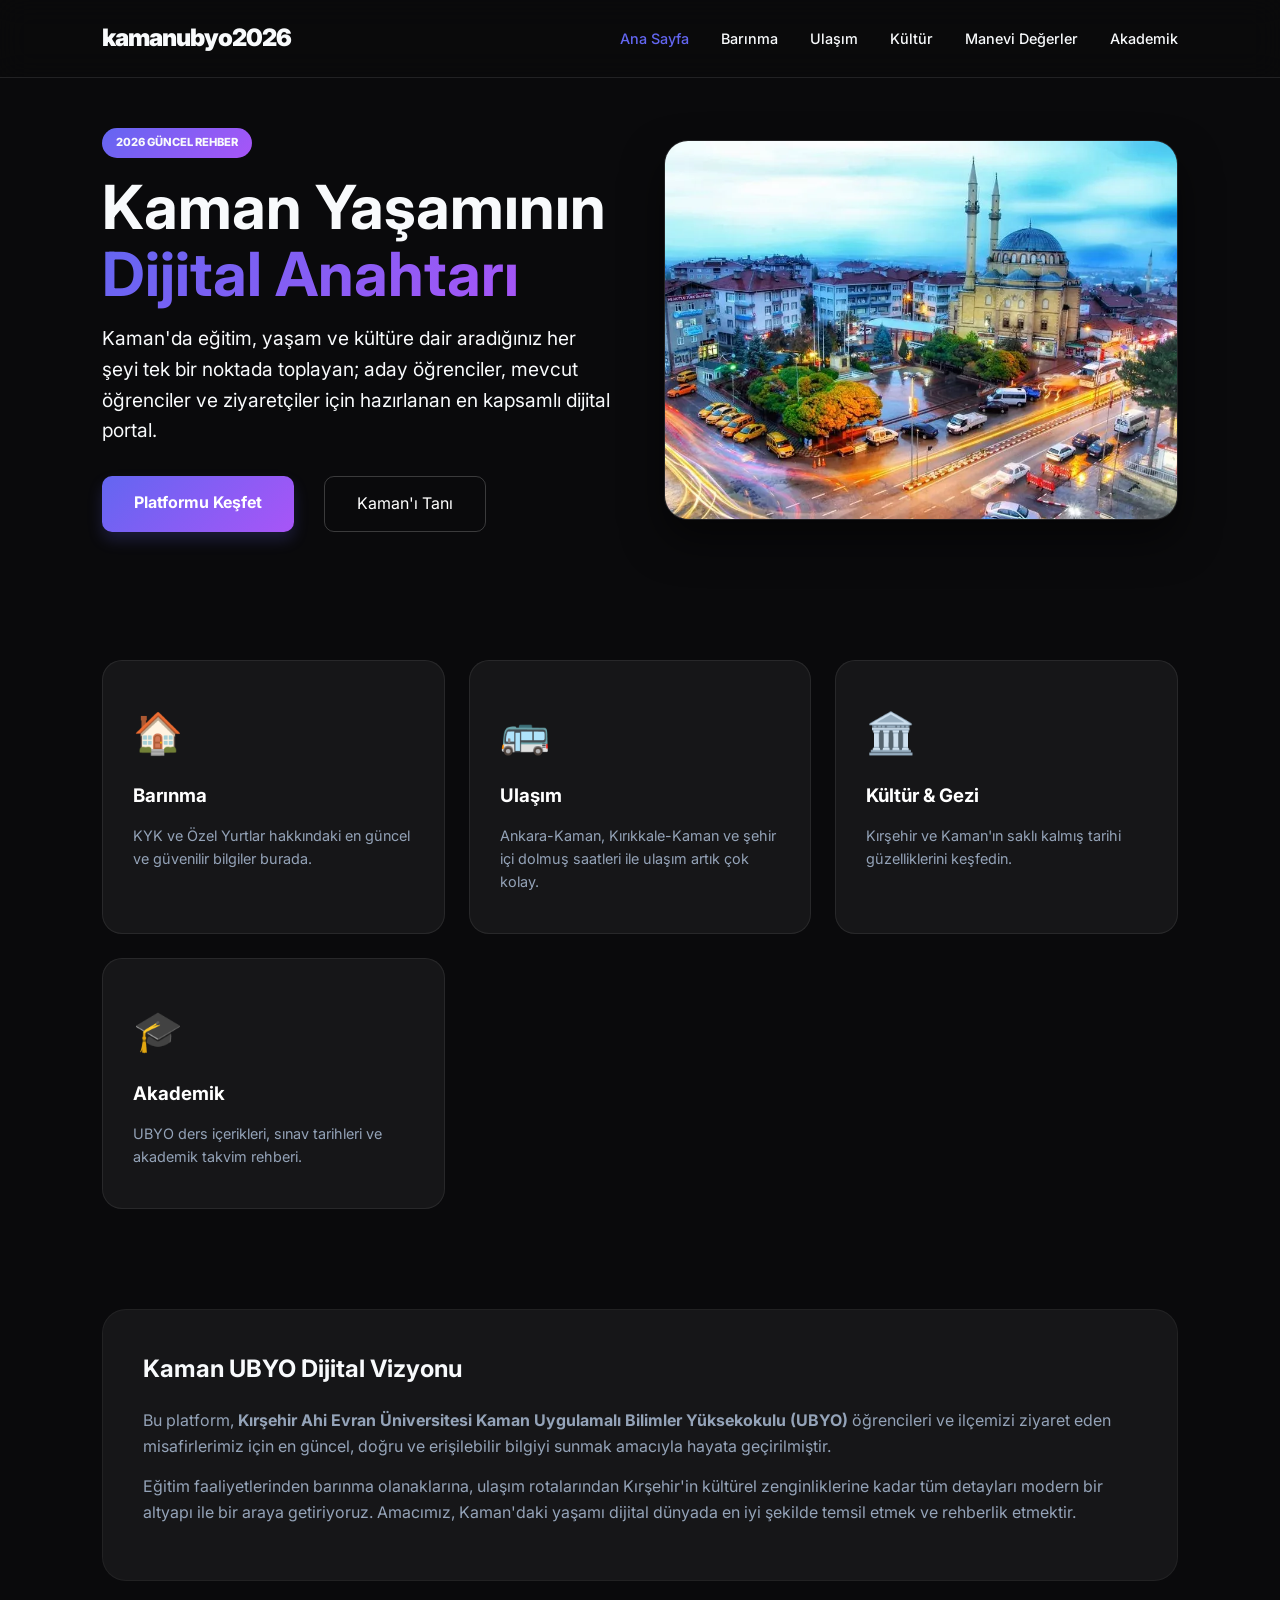
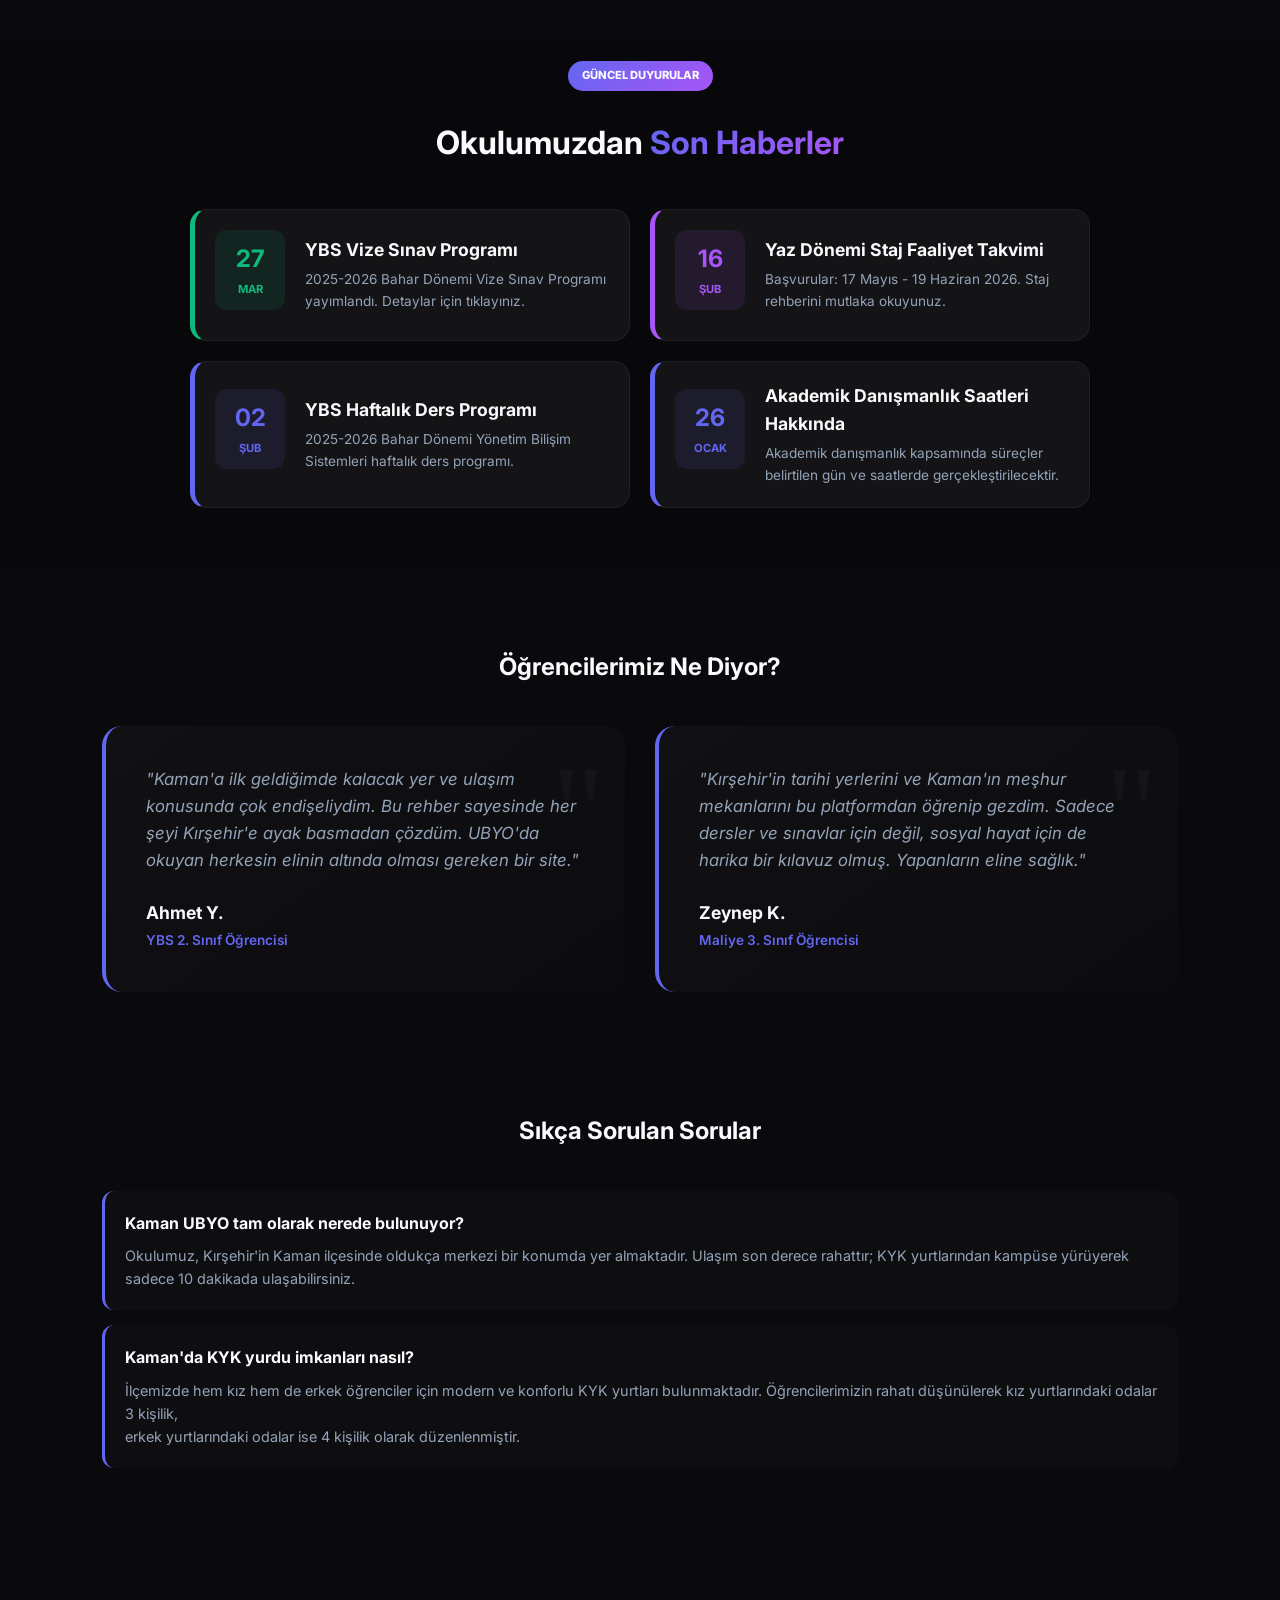
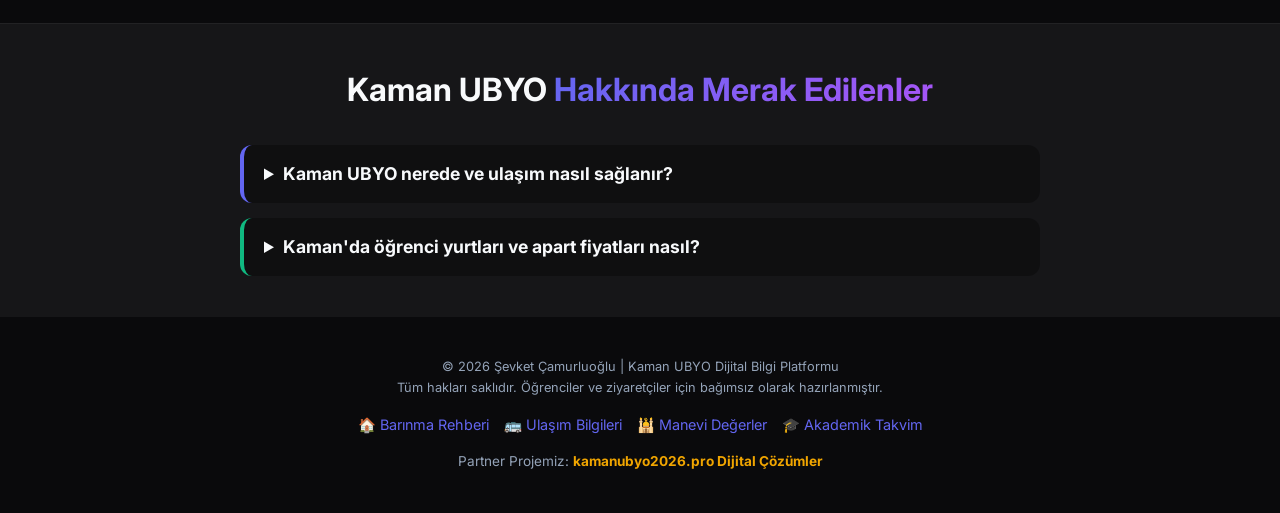
<file: index.html>
<!DOCTYPE html>
<html lang="tr">
<head>
    <meta charset="UTF-8">
    <meta name="viewport" content="width=device-width, initial-scale=1.0">
    
    <title>kamanubyo2026 | Kaman'ın En Güncel ve Kapsamlı Öğrenci Rehberi</title>
    
    <meta name="description" content="Kaman UBYO öğrencileri için barınma, ulaşım, yemek ve Kırşehir'in manevi değerleri hakkında her şey. 2026 güncel Kaman yaşam rehberi.">    
    <meta name="keywords" content="kamanubyo2026, kaman ubyo, yönetim bilişim sistemleri, kırşehir ahi evran üniversitesi, kaman rehberi">
    <meta name="author" content="Şevket Çamurluoğlu">
    
    <meta property="og:title" content="kamanubyo2026 | Kaman'ın Dijital Anahtarı">
    <meta property="og:description" content="Kaman UBYO yaşamına dair her şey burada. Barınma, ulaşım ve manevi değerler rehberi.">
    <meta property="og:image" content="https://kamanubyo2026.info/img/kaman.jpg">
    <meta property="og:url" content="https://kamanubyo2026.info/">
    <meta property="og:type" content="website">

    <link rel="icon" type="image/png" href="img/logo.png"> 
    
    <link rel="stylesheet" href="css/style.css">

    <link href="https://unpkg.com/aos@2.3.1/dist/aos.css" rel="stylesheet">

    <script type="application/ld+json">
    {
      "@context": "https://schema.org",
      "@type": "WebSite",
      "name": "kamanubyo2026",
      "url": "https://kamanubyo2026.info/",
      "description": "Kaman UBYO öğrencileri için kapsamlı yaşam, kültür ve manevi değerler rehberi.",
      "author": {
        "@type": "Person",
        "name": "Şevket Çamurluoğlu"
      }
    }
    </script>
    <script async src="https://www.googletagmanager.com/gtag/js?id=G-K38H8YLSPQ"></script>
    <script>
      window.dataLayer = window.dataLayer || [];
      function gtag(){dataLayer.push(arguments);}
      gtag('js', new Date());

      gtag('config', 'G-K38H8YLSPQ');
    </script>
    <link rel="manifest" href="manifest.json">
    <meta name="theme-color" content="#6366f1">
    <link rel="preload" as="image" href="img/logo.png">
</head>
   
<body>

    <header>
        <nav class="navbar">
            <div class="logo">kamanubyo2026</div>
            <ul class="nav-links">
                <li><a href="index.html" style="color: var(--accent-color);" aria-label="Ana Sayfaya Dön">Ana Sayfa</a></li>
                <li><a href="barinma.html" aria-label="Barınma Bilgileri">Barınma</a></li>
                <li><a href="ulasim.html" aria-label="Ulaşım Seçenekleri">Ulaşım</a></li> 
                <li><a href="kultur.html" aria-label="Kültür ve Turizm">Kültür</a></li>
                <li><a href="degerler.html" aria-label="Manevi Değerler">Manevi Değerler</a></li>
                <li><a href="rehber.html" aria-label="Akademik Rehber">Akademik</a></li>
            </ul>
        </nav>
    </header>
    
    <main style="padding-top: 80px;">

        <section class="hero-split">
            <div class="hero-content" data-aos="fade-right" data-aos-duration="1000">
                <span class="badge">2026 Güncel Rehber</span>
                <h1>Kaman Yaşamının <br><span class="gradient-text">Dijital Anahtarı</span></h1>
                <p>Kaman'da eğitim, yaşam ve kültüre dair aradığınız her şeyi tek bir noktada toplayan; aday öğrenciler, mevcut öğrenciler ve ziyaretçiler için hazırlanan en kapsamlı dijital portal.</p>
                <div style="display: flex; gap: 15px; flex-wrap: wrap;">
                    <a href="#kesfet" class="btn-glow">Platformu Keşfet</a>
                    <a href="kultur.html" class="btn-outline">Kaman'ı Tanı</a>
                </div>
            </div>

            <div class="slider-container" data-aos="fade-left" data-aos-duration="1000" data-aos-delay="200">
                <div class="slider-wrapper">
                    <div class="slide">
                        <img src="img/kaman.webp" alt="Kaman Kırşehir Genel Görünüm" loading="lazy">
                    </div>
                    <div class="slide">
                        <img src="img/kubyo.webp" alt="Kaman UBYO Kampüs Binası" loading="lazy">
                    </div>
                </div>
            </div>
        </section>

        <section id="kesfet" class="grid-container">
            <a href="barinma.html" class="feature-card" data-aos="fade-up" data-aos-delay="100">
                <div class="icon">🏠</div>
                <h3>Barınma</h3>
                <p>KYK ve Özel Yurtlar hakkındaki en güncel ve güvenilir bilgiler burada.</p>
            </a>
            <a href="ulasim.html" class="feature-card" data-aos="fade-up" data-aos-delay="200">
                <div class="icon">🚌</div>
                <h3>Ulaşım</h3>
                <p>Ankara-Kaman, Kırıkkale-Kaman ve şehir içi dolmuş saatleri ile ulaşım artık çok kolay.</p>
            </a>
            <a href="kultur.html" class="feature-card" data-aos="fade-up" data-aos-delay="300">
                <div class="icon">🏛️</div>
                <h3>Kültür & Gezi</h3>
                <p>Kırşehir ve Kaman'ın saklı kalmış tarihi güzelliklerini keşfedin.</p>
            </a>
            <a href="rehber.html" class="feature-card" data-aos="fade-up" data-aos-delay="400">
                <div class="icon">🎓</div>
                <h3>Akademik</h3>
                <p>UBYO ders içerikleri, sınav tarihleri ve akademik takvim rehberi.</p>
            </a>
        </section>
        
        <section class="about-seo" data-aos="zoom-in" data-aos-duration="800">
            <div class="content-box">
                <h2>Kaman UBYO Dijital Vizyonu</h2>
                <p>Bu platform, <strong>Kırşehir Ahi Evran Üniversitesi Kaman Uygulamalı Bilimler Yüksekokulu (UBYO)</strong> öğrencileri ve ilçemizi ziyaret eden misafirlerimiz için en güncel, doğru ve erişilebilir bilgiyi sunmak amacıyla hayata geçirilmiştir.</p>
                <p>Eğitim faaliyetlerinden barınma olanaklarına, ulaşım rotalarından Kırşehir'in kültürel zenginliklerine kadar tüm detayları modern bir altyapı ile bir araya getiriyoruz. Amacımız, Kaman'daki yaşamı dijital dünyada en iyi şekilde temsil etmek ve rehberlik etmektir.</p>
            </div>
        </section>
        
        <section class="news-section" style="padding: 20px 8% 60px;">
            <div style="text-align: center; margin-bottom: 40px;" data-aos="fade-down">
                <span class="badge">Güncel Duyurular</span>
                <h2 style="font-size: 2rem; margin-top: 10px;">Okulumuzdan <span class="gradient-text">Son Haberler</span></h2>
            </div>
        
            <div class="news-grid" style="display: grid; gap: 20px; max-width: 900px; margin: 0 auto;">
                
                <a href="https://kamanubyo.ahievran.edu.tr/uploads/6829/FR-466_2025-2026_BAHAR_Vize_Sinav_Programi_Formu_YBS.pdf" target="_blank" class="news-item" data-aos="fade-up" data-aos-delay="100" style="text-decoration: none; display: flex; align-items: center; background: var(--card-bg); padding: 20px; border-radius: 16px; border: 1px solid rgba(255,255,255,0.05); transition: 0.3s; border-left: 5px solid #10b981;">
                    <div class="news-date" style="background: rgba(16, 185, 129, 0.1); color: #10b981; padding: 10px; border-radius: 12px; text-align: center; min-width: 70px; margin-right: 20px;">
                        <span style="display: block; font-size: 1.5rem; font-weight: bold;">27</span>
                        <small style="text-transform: uppercase; font-size: 0.7rem; font-weight: bold;">Mar</small>
                    </div>
                    <div>
                        <h4 style="color: var(--text-main); margin-bottom: 5px; font-size: 1.1rem;">YBS Vize Sınav Programı</h4>
                        <p style="color: var(--text-muted); font-size: 0.85rem;">2025-2026 Bahar Dönemi Vize Sınav Programı yayımlandı. Detaylar için tıklayınız.</p>
                    </div>
                </a>
        
                <a href="https://kamanubyo.ahievran.edu.tr/" target="_blank" class="news-item" data-aos="fade-up" data-aos-delay="200" style="text-decoration: none; display: flex; align-items: center; background: var(--card-bg); padding: 20px; border-radius: 16px; border: 1px solid rgba(255,255,255,0.05); transition: 0.3s; border-left: 5px solid #a855f7;">
                    <div class="news-date" style="background: rgba(168, 85, 247, 0.1); color: #a855f7; padding: 10px; border-radius: 12px; text-align: center; min-width: 70px; margin-right: 20px;">
                        <span style="display: block; font-size: 1.5rem; font-weight: bold;">16</span>
                        <small style="text-transform: uppercase; font-size: 0.7rem; font-weight: bold;">Şub</small>
                    </div>
                    <div>
                        <h4 style="color: var(--text-main); margin-bottom: 5px; font-size: 1.1rem;">Yaz Dönemi Staj Faaliyet Takvimi</h4>
                        <p style="color: var(--text-muted); font-size: 0.85rem;">Başvurular: 17 Mayıs - 19 Haziran 2026. Staj rehberini mutlaka okuyunuz.</p>
                    </div>
                </a>
        
                <a href="https://kamanubyo.ahievran.edu.tr/uploads/6811/FR-011_Haftalik_Ders_Programi_Formu_2026_BAHAR_2.pdf" target="_blank" class="news-item" data-aos="fade-up" data-aos-delay="300" style="text-decoration: none; display: flex; align-items: center; background: var(--card-bg); padding: 20px; border-radius: 16px; border: 1px solid rgba(255,255,255,0.05); transition: 0.3s; border-left: 5px solid var(--accent-color);">
                    <div class="news-date" style="background: rgba(99, 102, 241, 0.1); color: var(--accent-color); padding: 10px; border-radius: 12px; text-align: center; min-width: 70px; margin-right: 20px;">
                        <span style="display: block; font-size: 1.5rem; font-weight: bold;">02</span>
                        <small style="text-transform: uppercase; font-size: 0.7rem; font-weight: bold;">Şub</small>
                    </div>
                    <div>
                        <h4 style="color: var(--text-main); margin-bottom: 5px; font-size: 1.1rem;">YBS Haftalık Ders Programı</h4>
                        <p style="color: var(--text-muted); font-size: 0.85rem;">2025-2026 Bahar Dönemi Yönetim Bilişim Sistemleri haftalık ders programı.</p>
                    </div>
                </a>

                <a href="https://kamanubyo.ahievran.edu.tr/uploads/6810/AKADEMIK_DANISMANLIK_LISTESI.pdf" target="_blank" class="news-item" data-aos="fade-up" data-aos-delay="400" style="text-decoration: none; display: flex; align-items: center; background: var(--card-bg); padding: 20px; border-radius: 16px; border: 1px solid rgba(255,255,255,0.05); transition: 0.3s; border-left: 5px solid var(--accent-color);">
                    <div class="news-date" style="background: rgba(99, 102, 241, 0.1); color: var(--accent-color); padding: 10px; border-radius: 12px; text-align: center; min-width: 70px; margin-right: 20px;">
                        <span style="display: block; font-size: 1.5rem; font-weight: bold;">26</span>
                        <small style="text-transform: uppercase; font-size: 0.7rem; font-weight: bold;">Ocak</small>
                    </div>
                    <div>
                        <h4 style="color: var(--text-main); margin-bottom: 5px; font-size: 1.1rem;">Akademik Danışmanlık Saatleri Hakkında</h4>
                        <p style="color: var(--text-muted); font-size: 0.85rem;">Akademik danışmanlık kapsamında süreçler belirtilen gün ve saatlerde gerçekleştirilecektir.</p>
                    </div>
                </a>
            </div>
        </section>

        <section class="testimonials-section">
            <h2 class="section-title" data-aos="fade-in">Öğrencilerimiz Ne Diyor?</h2>
            <div class="testimonial-grid">
                <div class="testimonial-card" data-aos="flip-up" data-aos-duration="1000">
                    <p>"Kaman'a ilk geldiğimde kalacak yer ve ulaşım konusunda çok endişeliydim. Bu rehber sayesinde her şeyi Kırşehir'e ayak basmadan çözdüm. UBYO'da okuyan herkesin elinin altında olması gereken bir site."</p>
                    <div class="student-info">
                        <strong>Ahmet Y.</strong>
                        <span>YBS 2. Sınıf Öğrencisi</span>
                    </div>
                </div>
                <div class="testimonial-card" data-aos="flip-up" data-aos-duration="1000" data-aos-delay="200">
                    <p>"Kırşehir'in tarihi yerlerini ve Kaman'ın meşhur mekanlarını bu platformdan öğrenip gezdim. Sadece dersler ve sınavlar için değil, sosyal hayat için de harika bir kılavuz olmuş. Yapanların eline sağlık."</p>
                    <div class="student-info">
                        <strong>Zeynep K.</strong>
                        <span>Maliye 3. Sınıf Öğrencisi</span>
                    </div>
                </div>
            </div>
        </section>

        <section class="faq-section">
            <h2 class="section-title" data-aos="fade-in">Sıkça Sorulan Sorular</h2>
            <div class="faq-item" data-aos="fade-right">
                <h4>Kaman UBYO tam olarak nerede bulunuyor?</h4>
                <p>Okulumuz, Kırşehir'in Kaman ilçesinde oldukça merkezi bir konumda yer almaktadır. Ulaşım son derece rahattır; KYK yurtlarından kampüse yürüyerek sadece 10 dakikada ulaşabilirsiniz.</p>
            </div>
            <div class="faq-item" data-aos="fade-right" data-aos-delay="150">
                <h4>Kaman'da KYK yurdu imkanları nasıl?</h4>
                <p>İlçemizde hem kız hem de erkek öğrenciler için modern ve konforlu KYK yurtları bulunmaktadır. Öğrencilerimizin rahatı düşünülerek kız yurtlarındaki odalar 3 kişilik, <br> erkek yurtlarındaki odalar ise 4 kişilik olarak düzenlenmiştir.</p>
            </div>
        </section>
        <section style="padding: 40px 8%; background: var(--card-bg); margin-top: 40px; border-top: 1px solid rgba(255,255,255,0.05);">
            <div style="text-align: center; margin-bottom: 30px;" data-aos="fade-down">
                <h2 style="font-size: 2rem;">Kaman UBYO <span class="gradient-text">Hakkında Merak Edilenler</span></h2>
            </div>
            <div style="max-width: 800px; margin: 0 auto; display: grid; gap: 15px;">
                <details data-aos="zoom-in-up" style="background: rgba(0,0,0,0.3); padding: 15px 20px; border-radius: 12px; border-left: 4px solid var(--accent-color); cursor: pointer;">
                    <summary style="font-weight: bold; color: var(--text-main); font-size: 1.1rem; outline: none;">Kaman UBYO nerede ve ulaşım nasıl sağlanır?</summary>
                    <p style="color: var(--text-muted); font-size: 0.9rem; margin-top: 10px; line-height: 1.5;">Ahi Evran Üniversitesi Kaman UBYO, Kırşehir'in Kaman ilçesinde yer alır. Kampüse Ankara AŞTİ'den direkt otobüs, Kırşehir merkezden ve Kırıkkale'den ise düzenli ilçe minibüsleri bulunmaktadır.</p>
                </details>
                <details data-aos="zoom-in-up" data-aos-delay="150" style="background: rgba(0,0,0,0.3); padding: 15px 20px; border-radius: 12px; border-left: 4px solid #10b981; cursor: pointer;">
                    <summary style="font-weight: bold; color: var(--text-main); font-size: 1.1rem; outline: none;">Kaman'da öğrenci yurtları ve apart fiyatları nasıl?</summary>
                    <p style="color: var(--text-muted); font-size: 0.9rem; margin-top: 10px; line-height: 1.5;">İlçemizde KYK kız ve erkek öğrenci yurtları mevcuttur. Ayrıca kampüs çevresinde özel apartlar ve kiralık 1+1 daireler büyükşehirlere oranla öğrenci dostu fiyatlarla sunulmaktadır.</p>
                </details>
            </div>
        </section>

        <script type="application/ld+json">
        {
          "@context": "https://schema.org",
          "@type": "FAQPage",
          "mainEntity": [{
            "@type": "Question",
            "name": "Kaman UBYO nerede ve ulaşım nasıl sağlanır?",
            "acceptedAnswer": {
              "@type": "Answer",
              "text": "Ahi Evran Üniversitesi Kaman UBYO, Kırşehir'in Kaman ilçesinde yer alır. Kampüse Ankara AŞTİ'den direkt otobüs, Kırşehir merkezden ve Kırıkkale'den ise düzenli ilçe minibüsleri bulunmaktadır."
            }
          }, {
            "@type": "Question",
            "name": "Kaman'da öğrenci yurtları ve apart fiyatları nasıl?",
            "acceptedAnswer": {
              "@type": "Answer",
              "text": "İlçemizde KYK kız ve erkek öğrenci yurtları mevcuttur. Kampüs çevresinde özel apartlar ve kiralık daireler büyükşehirlere oranla oldukça uygundur."
            }
          }]
        }
        </script>
    </main>

    <footer>
        <div class="footer-content">
            <p>© 2026 Şevket Çamurluoğlu | Kaman UBYO Dijital Bilgi Platformu</p>
            <p>Tüm hakları saklıdır. Öğrenciler ve ziyaretçiler için bağımsız olarak hazırlanmıştır.</p>
            
            <div style="margin-top: 15px; font-size: 0.9rem; display: flex; justify-content: center; flex-wrap: wrap; gap: 15px;">
                <a href="barinma.html" style="color: var(--accent-color); text-decoration: none;">🏠 Barınma Rehberi</a>
                <a href="ulasim.html" style="color: var(--accent-color); text-decoration: none;">🚌 Ulaşım Bilgileri</a>
                <a href="degerler.html" style="color: var(--accent-color); text-decoration: none;">🕌 Manevi Değerler</a>
                <a href="rehber.html" style="color: var(--accent-color); text-decoration: none;">🎓 Akademik Takvim</a>
            </div>
        </div>
        <div style="margin-top: 15px; text-align: center; font-size: 0.85rem;">
          <p>Partner Projemiz: <a href="https://kamanubyo2026.pro" target="_blank" rel="noopener noreferrer" style="color: #f0a500; font-weight: bold; text-decoration: none;">kamanubyo2026.pro Dijital Çözümler</a></p>
        </div>
    </footer>

    <script src="https://unpkg.com/aos@2.3.1/dist/aos.js"></script>
    <script>
      AOS.init({
        once: true, /* Animasyon sadece ilk kaydırmada çalışsın, sürekli tekrar edip göz yormasın */
        offset: 100, /* Eleman ekranda 100px göründükten sonra animasyon başlasın */
        duration: 800 /* Animasyonun yavaşlığı/yumuşaklığı (800 milisaniye) */
      });
    </script>
</body>
</html>
</file>
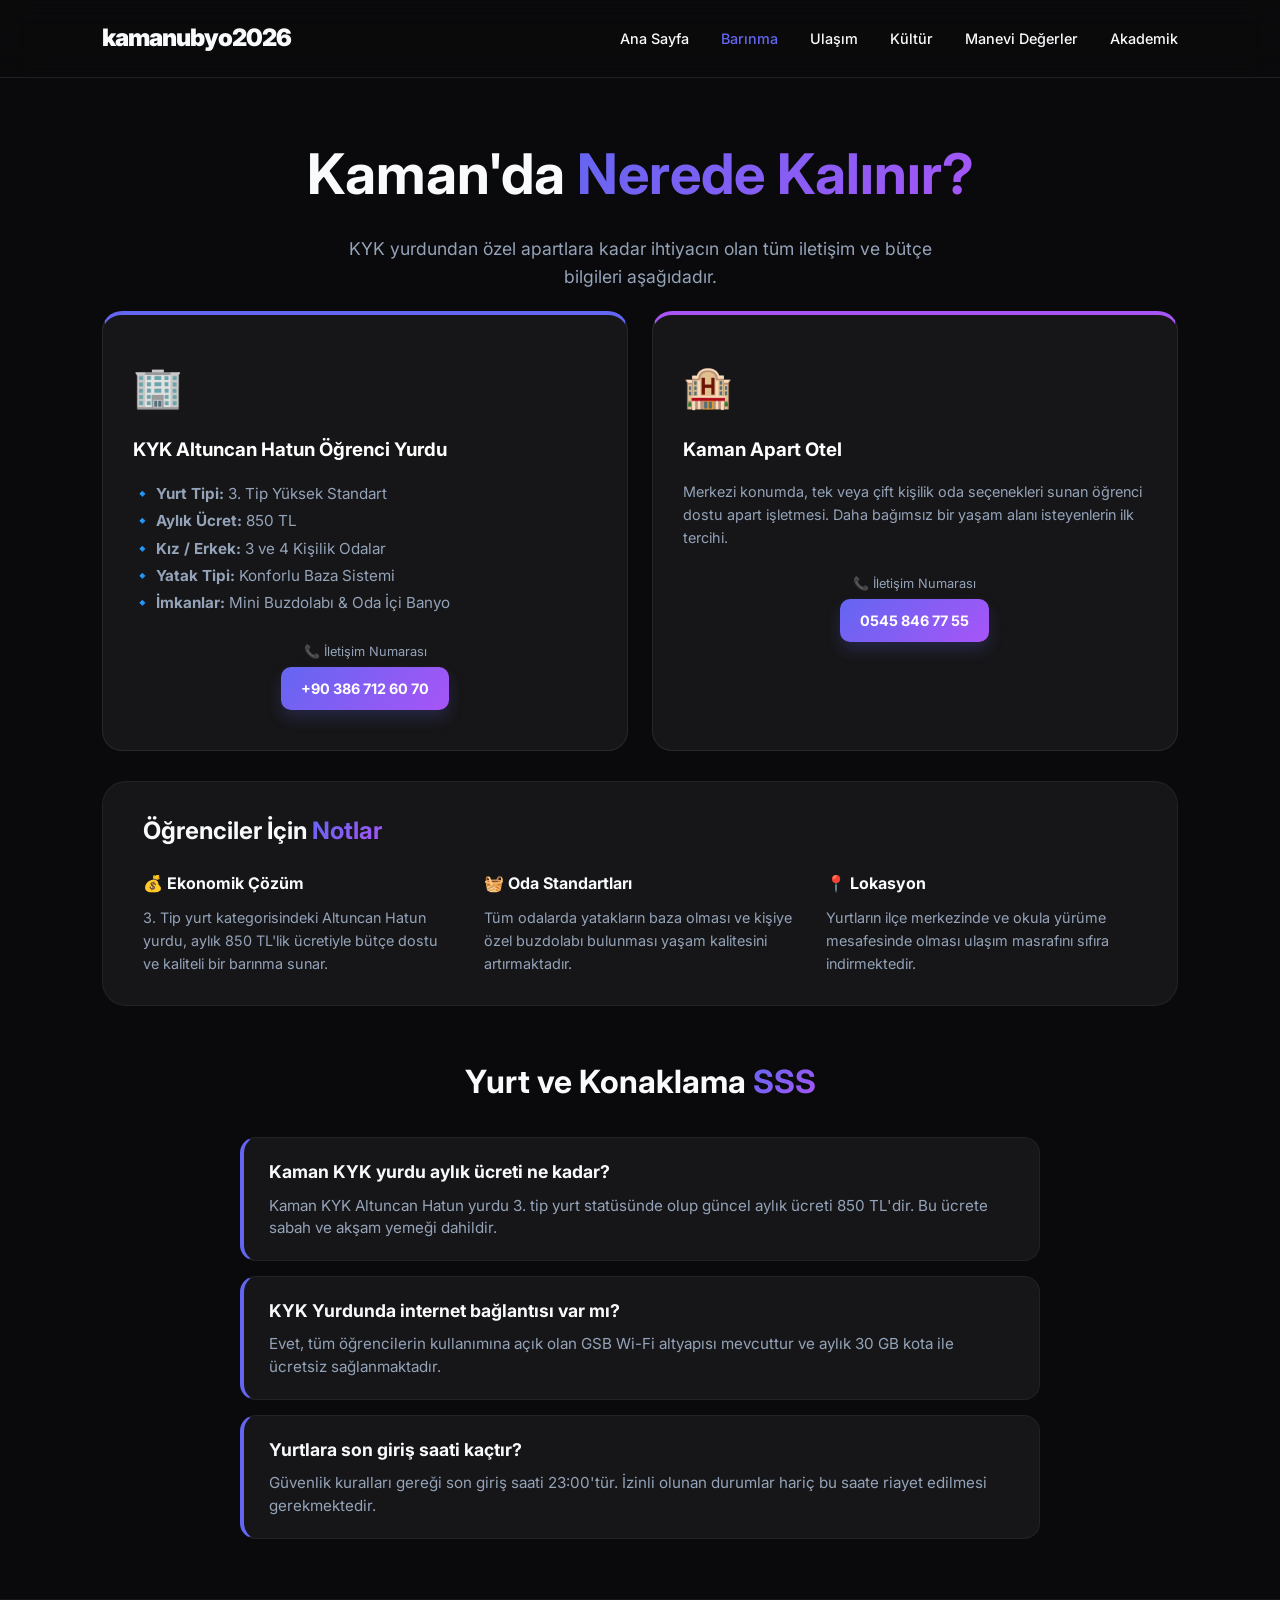
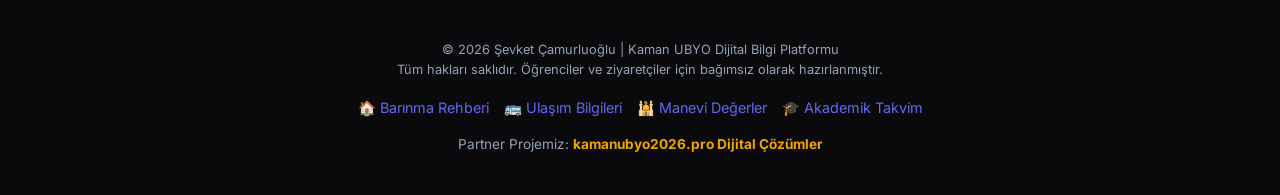
<file: barinma.html>
<!DOCTYPE html>
<html lang="tr">
<head>
    <meta charset="UTF-8">
    <meta name="viewport" content="width=device-width, initial-scale=1.0">
    
    <title>Kaman Yurt Fiyatları ve Barınma Rehberi 2026 | kamanubyo2026</title>
    
    <meta name="description" content="Kaman'da KYK yurtları, Altuncan Hatun Öğrenci Yurdu fiyatları (850 TL), özel apartlar ve konaklama imkanları hakkında güncel 2026 barınma rehberi.">
    <meta name="author" content="Şevket Çamurluoğlu">

    <meta property="og:title" content="Kaman Yurt Fiyatları ve Barınma Rehberi 2026">
    <meta property="og:description" content="Kaman KYK Altuncan Hatun Öğrenci Yurdu imkanları ve Kaman apart otel iletişim bilgileri. Öğrenciler için konaklama rehberi.">
    <meta property="og:image" content="https://kamanubyo2026.info/img/kaman.jpg">
    <meta property="og:url" content="https://kamanubyo2026.info/barinma.html">
    <meta property="og:type" content="website">

    <link rel="stylesheet" href="css/style.css">
    <link rel="icon" type="image/png" href="img/logo.png"> 
    

    <script type="application/ld+json">
    {
      "@context": "https://schema.org",
      "@type": "FAQPage",
      "mainEntity": [{
        "@type": "Question",
        "name": "Kaman KYK yurdu fiyatı ne kadar?",
        "acceptedAnswer": {
          "@type": "Answer",
          "text": "Kaman'daki KYK Altuncan Hatun Öğrenci Yurdu 3. tip bir yurt olup, 2026 yılı aylık ücreti 850 TL'dir."
        }
      }]
    }
    </script>
     <!-- Google tag (gtag.js) -->
    <script async src="https://www.googletagmanager.com/gtag/js?id=G-K38H8YLSPQ"></script>
    <script>
      window.dataLayer = window.dataLayer || [];
      function gtag(){dataLayer.push(arguments);}
      gtag('js', new Date());

      gtag('config', 'G-K38H8YLSPQ');
    </script>
    <link rel="manifest" href="manifest.json">
    <meta name="theme-color" content="#6366f1">
    <link rel="preload" as="image" href="img/logo.png">
</head>
   
<body>

    <header>
        <nav class="navbar">
            <div class="logo">kamanubyo2026</div>
            <ul class="nav-links">
                <li><a href="index.html">Ana Sayfa</a></li>
                <li><a href="barinma.html" style="color: var(--accent-color);">Barınma</a></li>
                <li><a href="ulasim.html">Ulaşım</a></li> 
                <li><a href="kultur.html">Kültür</a></li>
                <li><a href="degerler.html">Manevi Değerler</a></li>
                <li><a href="rehber.html">Akademik</a></li>
            </ul>
        </nav>
    </header>

    <main style="padding-top: 80px;">
        
        <section class="page-header" style="text-align: center; padding: 40px 8% 10px;">
            <h1 style="font-size: 3.5rem; margin-top: 10px;">Kaman'da <span class="gradient-text">Nerede Kalınır?</span></h1>
            <p style="color: var(--text-muted); max-width: 600px; margin: 15px auto 0; font-size: 1.1rem; line-height: 1.6;">KYK yurdundan özel apartlara kadar ihtiyacın olan tüm iletişim ve bütçe bilgileri aşağıdadır.</p>
        </section>

        <section class="grid-container" style="padding: 10px 8% 20px;">
            
            <div class="feature-card" style="border-top: 4px solid var(--accent-color);">
                <div class="icon">🏢</div>
                <h3 style="margin-bottom: 15px;">KYK Altuncan Hatun Öğrenci Yurdu</h3>
                <ul style="color: var(--text-muted); list-style: none; font-size: 0.95rem; margin-bottom: 25px; line-height: 1.8;">
                    <li>🔹 <strong>Yurt Tipi:</strong> 3. Tip Yüksek Standart</li>
                    <li>🔹 <strong>Aylık Ücret:</strong> 850 TL</li>
                    <li>🔹 <strong>Kız / Erkek:</strong> 3 ve 4 Kişilik Odalar</li>
                    <li>🔹 <strong>Yatak Tipi:</strong> Konforlu Baza Sistemi</li>
                    <li>🔹 <strong>İmkanlar:</strong> Mini Buzdolabı & Oda İçi Banyo</li>
                </ul>
                <div style="text-align: center;">
                    <span style="display: block; font-size: 0.8rem; color: var(--text-muted); margin-bottom: 5px;">📞 İletişim Numarası</span>
                    <a href="tel:+903867126070" class="btn-glow" style="padding: 10px 20px; font-size: 0.9rem; display: inline-block;">+90 386 712 60 70</a>
                </div>
            </div>

            <div class="feature-card" style="border-top: 4px solid #a855f7;">
                <div class="icon">🏨</div>
                <h3 style="margin-bottom: 15px;">Kaman Apart Otel</h3>
                <p style="color: var(--text-muted); margin-bottom: 25px;">Merkezi konumda, tek veya çift kişilik oda seçenekleri sunan öğrenci dostu apart işletmesi. Daha bağımsız bir yaşam alanı isteyenlerin ilk tercihi.</p>
                <div style="text-align: center;">
                    <span style="display: block; font-size: 0.8rem; color: var(--text-muted); margin-bottom: 5px;">📞 İletişim Numarası</span>
                    <a href="tel:+905458467755" class="btn-glow" style="padding: 10px 20px; font-size: 0.9rem; display: inline-block;">0545 846 77 55</a>
                </div>
            </div>

        </section>

        <section style="padding: 10px 8% 30px;">
            <div style="background: var(--card-bg); padding: 30px 40px; border-radius: 24px; border: 1px solid rgba(255,255,255,0.05);">
                <h2 style="margin-bottom: 20px;">Öğrenciler İçin <span class="gradient-text">Notlar</span></h2>
                <div style="display: grid; grid-template-columns: repeat(auto-fit, minmax(250px, 1fr)); gap: 30px;">
                    <div>
                        <h4 style="color: var(--text-main); margin-bottom: 10px;">💰 Ekonomik Çözüm</h4>
                        <p style="color: var(--text-muted); font-size: 0.9rem;">3. Tip yurt kategorisindeki Altuncan Hatun yurdu, aylık 850 TL'lik ücretiyle bütçe dostu ve kaliteli bir barınma sunar.</p>
                    </div>
                    <div>
                        <h4 style="color: var(--text-main); margin-bottom: 10px;">🧺 Oda Standartları</h4>
                        <p style="color: var(--text-muted); font-size: 0.9rem;">Tüm odalarda yatakların baza olması ve kişiye özel buzdolabı bulunması yaşam kalitesini artırmaktadır.</p>
                    </div>
                    <div>
                        <h4 style="color: var(--text-main); margin-bottom: 10px;">📍 Lokasyon</h4>
                        <p style="color: var(--text-muted); font-size: 0.9rem;">Yurtların ilçe merkezinde ve okula yürüme mesafesinde olması ulaşım masrafını sıfıra indirmektedir.</p>
                    </div>
                </div>
            </div>
        </section>
        
        <section class="faq-section" style="padding: 10px 8% 60px;">
            <div style="text-align: center; margin-bottom: 30px;">
                <h2 style="font-size: 2rem; margin-top: 10px;">Yurt ve Konaklama <span class="gradient-text">SSS</span></h2>
            </div>

            <div style="max-width: 800px; margin: 0 auto; display: flex; flex-direction: column; gap: 15px;">
                
                <div style="background: var(--card-bg); border: 1px solid rgba(255,255,255,0.05); padding: 20px 25px; border-radius: 16px; border-left: 4px solid var(--accent-color);">
                    <h4 style="color: var(--text-main); margin-bottom: 8px; font-size: 1.1rem;">Kaman KYK yurdu aylık ücreti ne kadar?</h4>
                    <p style="color: var(--text-muted); font-size: 0.95rem; margin: 0; line-height: 1.5;">Kaman KYK Altuncan Hatun yurdu 3. tip yurt statüsünde olup güncel aylık ücreti 850 TL'dir. Bu ücrete sabah ve akşam yemeği dahildir.</p>
                </div>

                <div style="background: var(--card-bg); border: 1px solid rgba(255,255,255,0.05); padding: 20px 25px; border-radius: 16px; border-left: 4px solid var(--accent-color);">
                    <h4 style="color: var(--text-main); margin-bottom: 8px; font-size: 1.1rem;">KYK Yurdunda internet bağlantısı var mı?</h4>
                    <p style="color: var(--text-muted); font-size: 0.95rem; margin: 0; line-height: 1.5;">Evet, tüm öğrencilerin kullanımına açık olan GSB Wi-Fi altyapısı mevcuttur ve aylık 30 GB kota ile ücretsiz sağlanmaktadır.</p>
                </div>

                <div style="background: var(--card-bg); border: 1px solid rgba(255,255,255,0.05); padding: 20px 25px; border-radius: 16px; border-left: 4px solid var(--accent-color);">
                    <h4 style="color: var(--text-main); margin-bottom: 8px; font-size: 1.1rem;">Yurtlara son giriş saati kaçtır?</h4>
                    <p style="color: var(--text-muted); font-size: 0.95rem; margin: 0; line-height: 1.5;">Güvenlik kuralları gereği son giriş saati 23:00'tür. İzinli olunan durumlar hariç bu saate riayet edilmesi gerekmektedir.</p>
                </div>

            </div>
        </section>

    </main>

    <footer>
        <div class="footer-content">
            <p>© 2026 Şevket Çamurluoğlu | Kaman UBYO Dijital Bilgi Platformu</p>
            <p>Tüm hakları saklıdır. Öğrenciler ve ziyaretçiler için bağımsız olarak hazırlanmıştır.</p>
            
            <div style="margin-top: 15px; font-size: 0.9rem; display: flex; justify-content: center; flex-wrap: wrap; gap: 15px;">
                <a href="barinma.html" style="color: var(--accent-color); text-decoration: none;">🏠 Barınma Rehberi</a>
                <a href="ulasim.html" style="color: var(--accent-color); text-decoration: none;">🚌 Ulaşım Bilgileri</a>
                <a href="degerler.html" style="color: var(--accent-color); text-decoration: none;">🕌 Manevi Değerler</a>
                <a href="rehber.html" style="color: var(--accent-color); text-decoration: none;">🎓 Akademik Takvim</a>
            </div>
        </div>
         <div style="margin-top: 15px; text-align: center; font-size: 0.85rem;">
          <p>Partner Projemiz: <a href="https://kamanubyo2026.pro" target="_blank" rel="noopener noreferrer" style="color: #f0a500; font-weight: bold; text-decoration: none;">kamanubyo2026.pro Dijital Çözümler</a></p>
        </div>
    </footer>

</body>
</html>
</file>
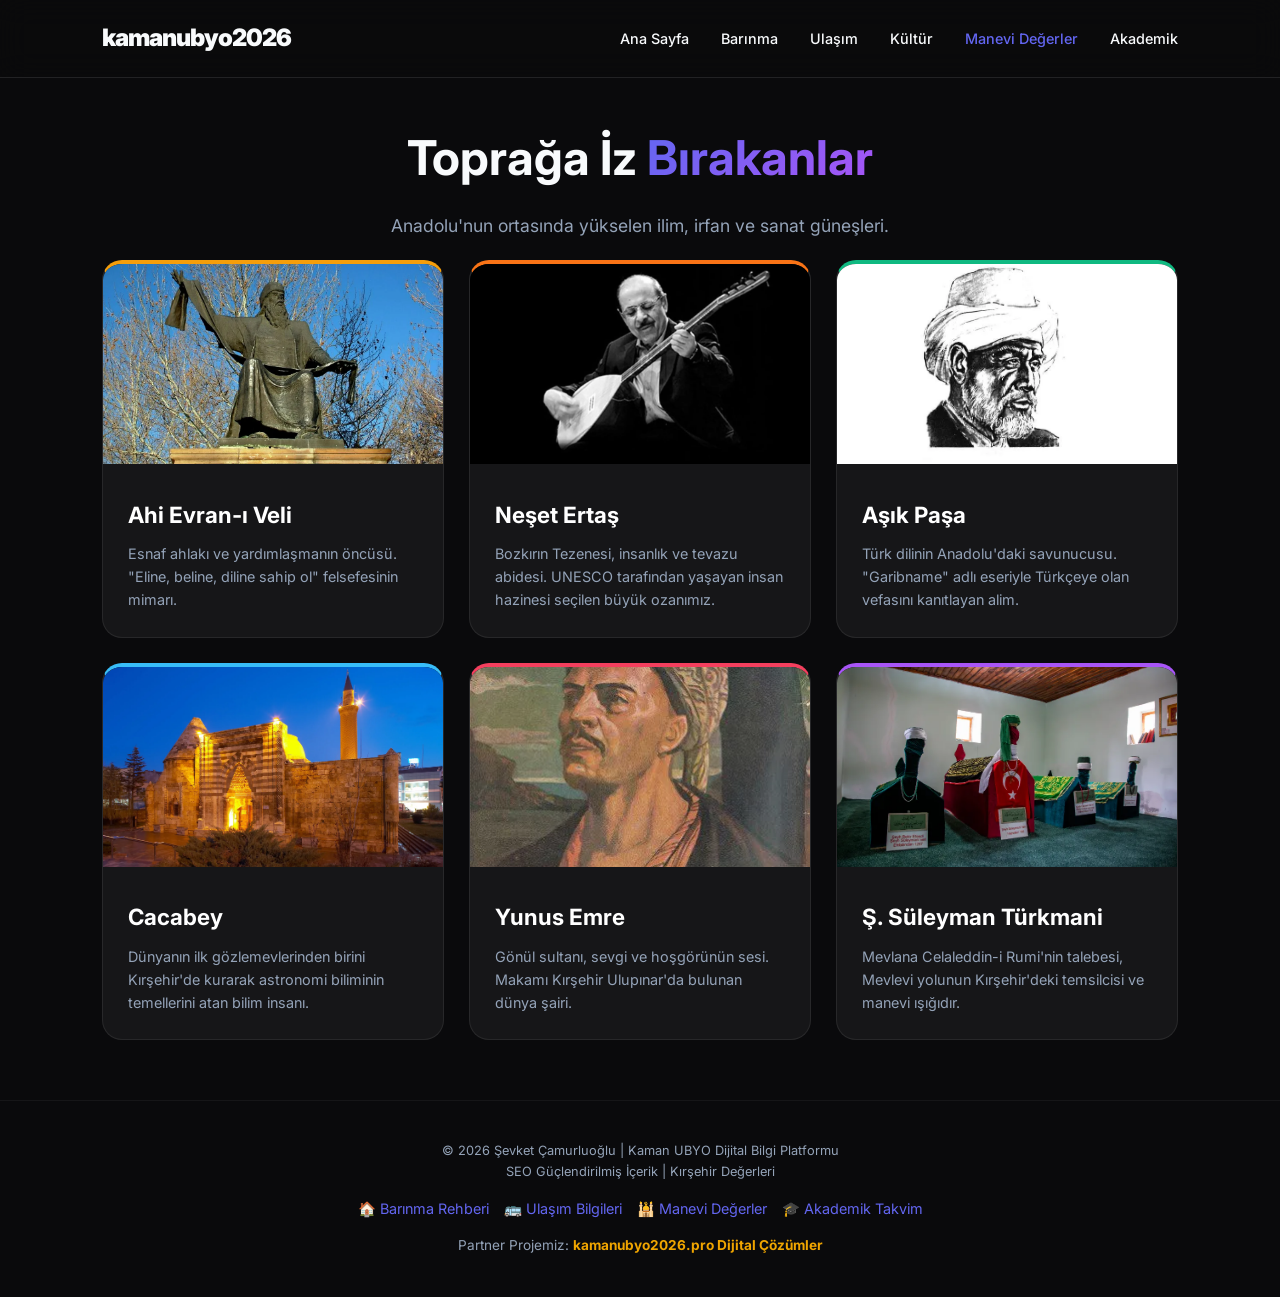
<file: degerler.html>
<!DOCTYPE html>
<html lang="tr">
<head>
    <meta charset="UTF-8">
    <meta name="viewport" content="width=device-width, initial-scale=1.0">
    
    <title>Kırşehir'in Manevi Değerleri, Alimleri ve Ozanları | kamanubyo2026</title>
    
    <meta name="description" content="Ahi Evran, Neşet Ertaş, Aşık Paşa, Cacabey ve daha fazlası... Kırşehir'in manevi ve kültürel mimarları hakkında en kapsamlı, resimli rehber.">
    <meta name="keywords" content="Kırşehir manevi değerler, Neşet Ertaş kimdir, Ahi Evran felsefesi, Cacabey Gökbilim, Kırşehir ozanları, kamanubyo2026">
    <meta name="author" content="Şevket Çamurluoğlu">

    <meta property="og:title" content="Kırşehir'in Manevi Değerleri ve Mimarları | kamanubyo2026">
    <meta property="og:description" content="Ahi Evran'dan Neşet Ertaş'a, Kırşehir tarihine yön veren manevi ve kültürel değerler rehberi.">
    <meta property="og:image" content="https://kamanubyo2026.info/img/ahi-evran.webp">
    <meta property="og:url" content="https://kamanubyo2026.info/degerler.html">
    <meta property="og:type" content="article">

    <link rel="stylesheet" href="css/style.css">
    <link rel="icon" type="image/png" href="img/logo.png"> 

    <script type="application/ld+json">
    {
      "@context": "https://schema.org",
      "@type": "ItemList",
      "name": "Kırşehir'in Manevi ve Kültürel Değerleri",
      "description": "Kırşehir tarihine yön veren 6 büyük isim.",
      "itemListElement": [
        { "@type": "ListItem", "position": 1, "name": "Ahi Evran-ı Veli" },
        { "@type": "ListItem", "position": 2, "name": "Neşet Ertaş" },
        { "@type": "ListItem", "position": 3, "name": "Aşık Paşa" },
        { "@type": "ListItem", "position": 4, "name": "Cacabey" },
        { "@type": "ListItem", "position": 5, "name": "Yunus Emre" },
        { "@type": "ListItem", "position": 6, "name": "Şeyh Süleyman Türkmani" }
      ]
    }
    </script>
     <!-- Google tag (gtag.js) -->
    <script async src="https://www.googletagmanager.com/gtag/js?id=G-K38H8YLSPQ"></script>
    <script>
      window.dataLayer = window.dataLayer || [];
      function gtag(){dataLayer.push(arguments);}
      gtag('js', new Date());

      gtag('config', 'G-K38H8YLSPQ');
    </script>
    <link rel="manifest" href="manifest.json">
    <meta name="theme-color" content="#6366f1">
    <link rel="preload" as="image" href="img/logo.png">
</head>
   
<body>

    <header>
        <nav class="navbar">
            <div class="logo">kamanubyo2026</div>
            <ul class="nav-links">
                <li><a href="index.html">Ana Sayfa</a></li>
                <li><a href="barinma.html">Barınma</a></li>
                <li><a href="ulasim.html">Ulaşım</a></li> 
                <li><a href="kultur.html">Kültür</a></li>
                <li><a href="degerler.html" style="color: var(--accent-color);">Manevi Değerler</a></li>
                <li><a href="rehber.html">Akademik</a></li>
            </ul>
        </nav>
    </header>

    <main style="padding-top: 80px;">
        
        <section class="page-header" style="text-align: center; padding: 30px 8% 10px;">
            <h1 style="font-size: 3rem; margin-top: 10px;">Toprağa İz <span class="gradient-text">Bırakanlar</span></h1>
            <p style="color: var(--text-muted); max-width: 700px; margin: 15px auto 0; font-size: 1.1rem;">Anadolu'nun ortasında yükselen ilim, irfan ve sanat güneşleri.</p>
        </section>

        <section style="padding: 10px 8% 60px;">
            <div style="display: grid; grid-template-columns: repeat(auto-fit, minmax(320px, 1fr)); gap: 25px;">
                
                <article class="feature-card" style="padding: 0; overflow: hidden; border-top: 4px solid #f59e0b;">
                    <img src="img/ahi-evran.webp" alt="Ahi Evran-ı Veli Kırşehir" loading="lazy" style="width: 100%; height: 200px; object-fit: cover;">
                    <div style="padding: 25px;">
                        <h2 style="font-size: 1.4rem; margin-bottom: 10px; color: #fff;">Ahi Evran-ı Veli</h2>
                        <p style="color: var(--text-muted); font-size: 0.9rem;">Esnaf ahlakı ve yardımlaşmanın öncüsü. "Eline, beline, diline sahip ol" felsefesinin mimarı.</p>
                    </div>
                </article>

                <article class="feature-card" style="padding: 0; overflow: hidden; border-top: 4px solid #f97316;">
                    <img src="img/neset-ertas.webp" alt="Bozkırın Tezenesi Neşet Ertaş Kırşehir" loading="lazy" style="width: 100%; height: 200px; object-fit: cover;">
                    <div style="padding: 25px;">
                        <h2 style="font-size: 1.4rem; margin-bottom: 10px; color: #fff;">Neşet Ertaş</h2>
                        <p style="color: var(--text-muted); font-size: 0.9rem;">Bozkırın Tezenesi, insanlık ve tevazu abidesi. UNESCO tarafından yaşayan insan hazinesi seçilen büyük ozanımız.</p>
                    </div>
                </article>

                <article class="feature-card" style="padding: 0; overflow: hidden; border-top: 4px solid #10b981;">
                    <img src="img/asik-pasa.webp" alt="Aşık Paşa Türbesi Kırşehir" loading="lazy" style="width: 100%; height: 200px; object-fit: cover;">
                    <div style="padding: 25px;">
                        <h2 style="font-size: 1.4rem; margin-bottom: 10px; color: #fff;">Aşık Paşa</h2>
                        <p style="color: var(--text-muted); font-size: 0.9rem;">Türk dilinin Anadolu'daki savunucusu. "Garibname" adlı eseriyle Türkçeye olan vefasını kanıtlayan alim.</p>
                    </div>
                </article>

                <article class="feature-card" style="padding: 0; overflow: hidden; border-top: 4px solid #38bdf8;">
                    <img src="img/cacabey.webp" alt="Kırşehir Cacabey Medresesi Gökbilim" loading="lazy" style="width: 100%; height: 200px; object-fit: cover;">
                    <div style="padding: 25px;">
                        <h2 style="font-size: 1.4rem; margin-bottom: 10px; color: #fff;">Cacabey</h2>
                        <p style="color: var(--text-muted); font-size: 0.9rem;">Dünyanın ilk gözlemevlerinden birini Kırşehir'de kurarak astronomi biliminin temellerini atan bilim insanı.</p>
                    </div>
                </article>

                <article class="feature-card" style="padding: 0; overflow: hidden; border-top: 4px solid #f43f5e;">
                    <img src="img/yunus-emre.webp" alt="Yunus Emre Makamı Kırşehir Ulupınar" loading="lazy" style="width: 100%; height: 200px; object-fit: cover;">
                    <div style="padding: 25px;">
                        <h2 style="font-size: 1.4rem; margin-bottom: 10px; color: #fff;">Yunus Emre</h2>
                        <p style="color: var(--text-muted); font-size: 0.9rem;">Gönül sultanı, sevgi ve hoşgörünün sesi. Makamı Kırşehir Ulupınar'da bulunan dünya şairi.</p>
                    </div>
                </article>

                <article class="feature-card" style="padding: 0; overflow: hidden; border-top: 4px solid #a855f7;">
                    <img src="img/suleyman-turkmani.webp" alt="Şeyh Süleyman Türkmani Türbesi Kırşehir" loading="lazy" style="width: 100%; height: 200px; object-fit: cover;">
                    <div style="padding: 25px;">
                        <h2 style="font-size: 1.4rem; margin-bottom: 10px; color: #fff;">Ş. Süleyman Türkmani</h2>
                        <p style="color: var(--text-muted); font-size: 0.9rem;">Mevlana Celaleddin-i Rumi'nin talebesi, Mevlevi yolunun Kırşehir'deki temsilcisi ve manevi ışığıdır.</p>
                    </div>
                </article>

            </div>
        </section>

    </main>

    <footer>
        <div class="footer-content">
            <p>© 2026 Şevket Çamurluoğlu | Kaman UBYO Dijital Bilgi Platformu</p>
            <p>SEO Güçlendirilmiş İçerik | Kırşehir Değerleri</p>
            
            <div style="margin-top: 15px; font-size: 0.9rem; display: flex; justify-content: center; flex-wrap: wrap; gap: 15px;">
                <a href="barinma.html" style="color: var(--accent-color); text-decoration: none;">🏠 Barınma Rehberi</a>
                <a href="ulasim.html" style="color: var(--accent-color); text-decoration: none;">🚌 Ulaşım Bilgileri</a>
                <a href="degerler.html" style="color: var(--accent-color); text-decoration: none;">🕌 Manevi Değerler</a>
                <a href="rehber.html" style="color: var(--accent-color); text-decoration: none;">🎓 Akademik Takvim</a>
            </div>
        </div>
         <div style="margin-top: 15px; text-align: center; font-size: 0.85rem;">
          <p>Partner Projemiz: <a href="https://kamanubyo2026.pro" target="_blank" rel="noopener noreferrer" style="color: #f0a500; font-weight: bold; text-decoration: none;">kamanubyo2026.pro Dijital Çözümler</a></p>
        </div>
    </footer>

</body>
</html>
</file>
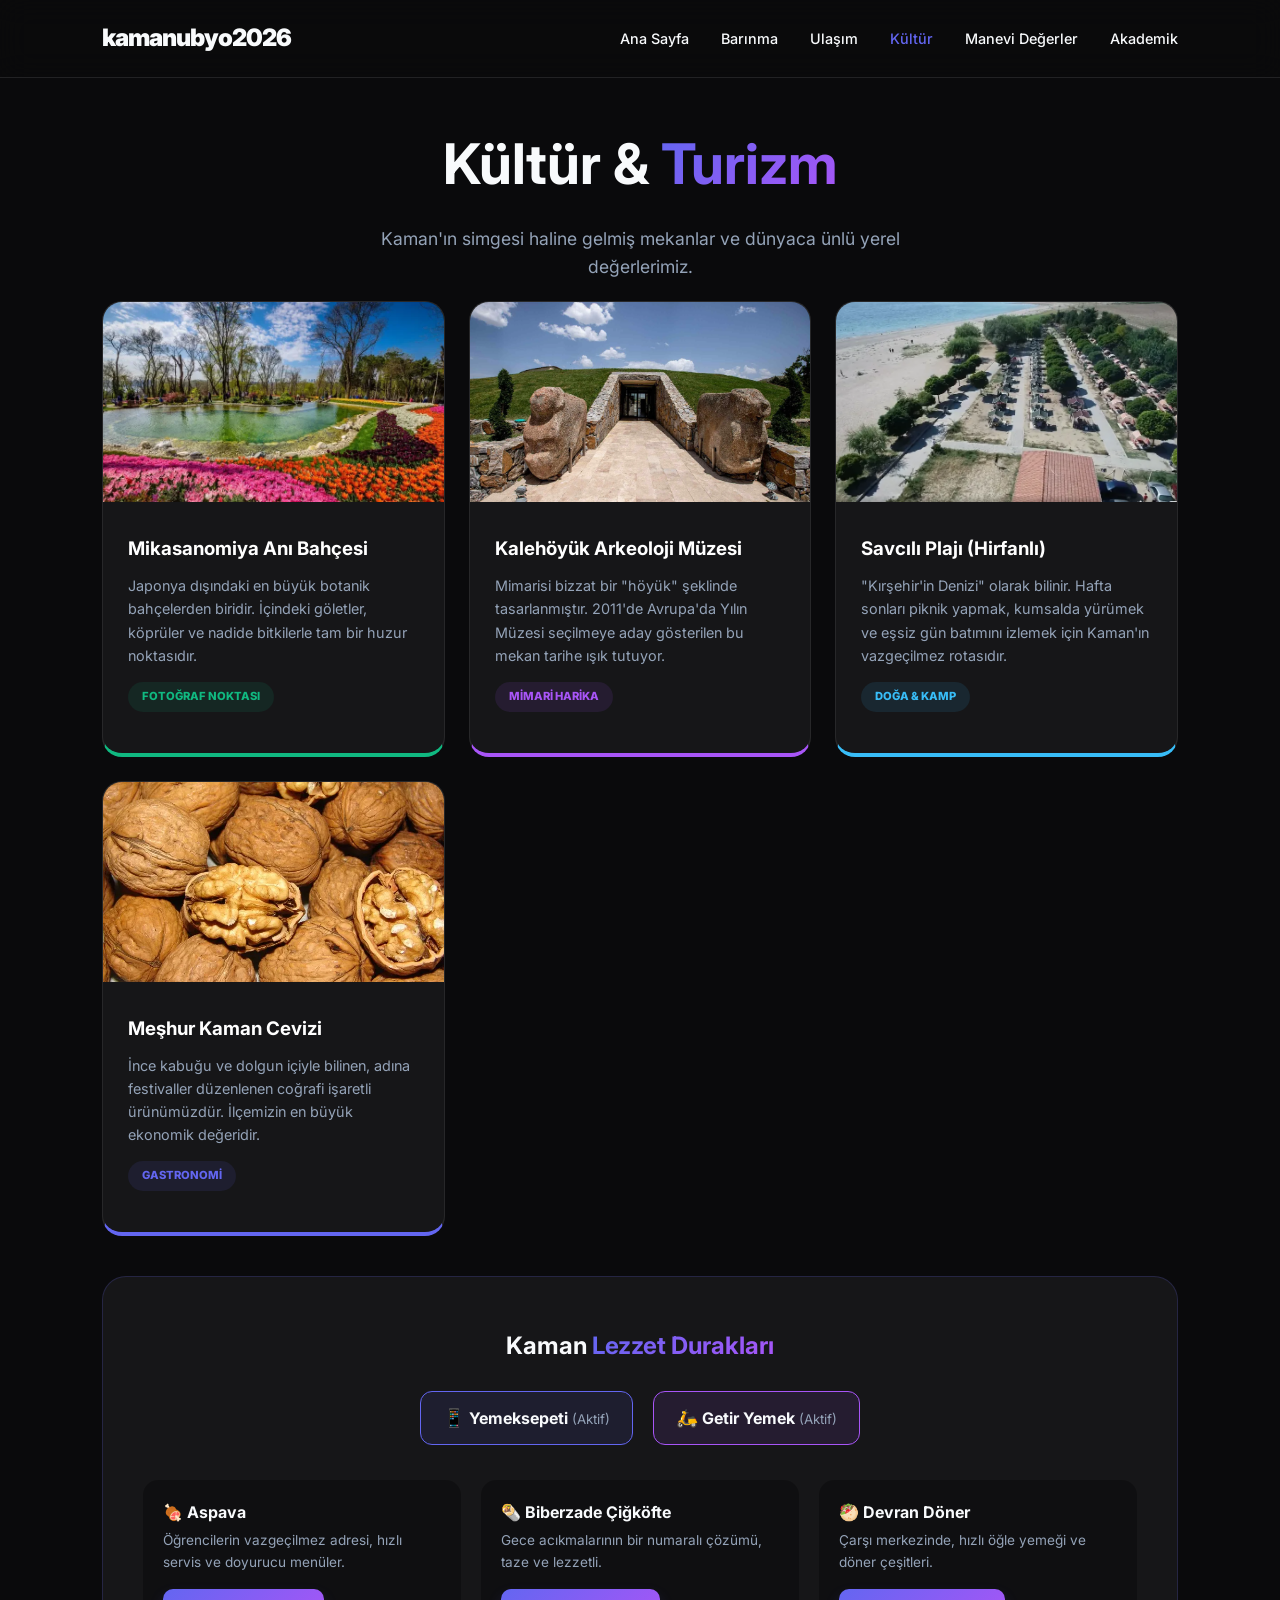
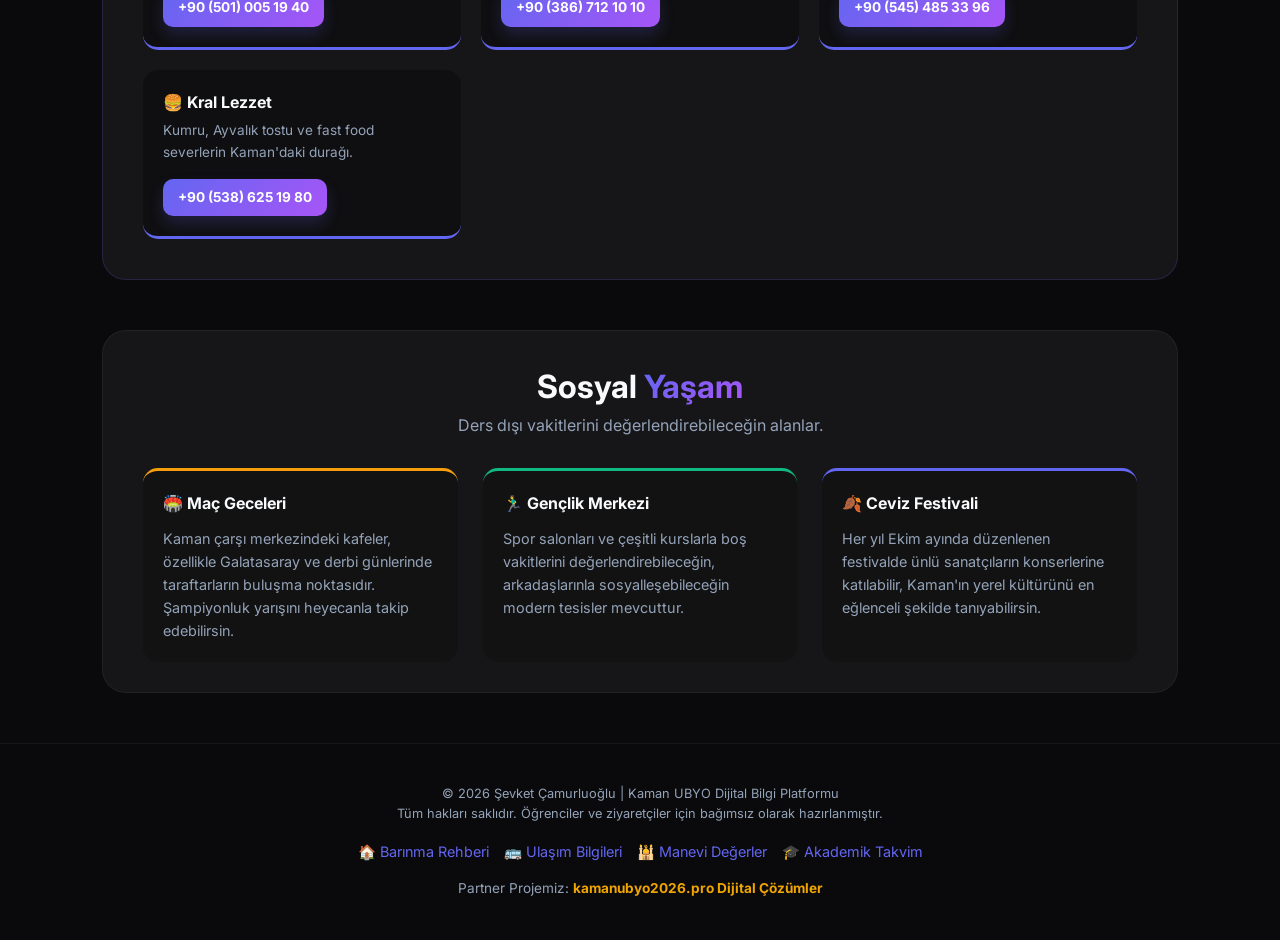
<file: kultur.html>
<!DOCTYPE html>
<html lang="tr">
<head>
    <meta charset="UTF-8">
    <meta name="viewport" content="width=device-width, initial-scale=1.0">
    
    <title>Kaman Kültür, Turizm ve Lezzet Rehberi | kamanubyo2026</title>
    
    <meta name="description" content="Kaman Japon Bahçesi, Kalehöyük Müzesi, Hirfanlı Barajı ve en iyi Kaman restoranları. Öğrenciler için Kaman'ın gezilecek yerleri ve sosyal yaşam rehberi.">
    <meta name="keywords" content="Kaman gezilecek yerler, Kaman Japon Bahçesi, Hirfanlı barajı, Kaman restoranları, Kaman cevizi, kamanubyo2026">
    <meta name="author" content="Şevket Çamurluoğlu">

    <meta property="og:title" content="Kaman Kültür, Turizm ve Yaşam Rehberi">
    <meta property="og:description" content="Kaman'da nereler gezilir, ne yenir? Japon Bahçesi'nden meşhur lezzet duraklarına kadar her şey bu rehberde.">
    <meta property="og:image" content="https://kamanubyo2026.info/img/japon-bahcesi.webp">
    <meta property="og:url" content="https://kamanubyo2026.info/kultur.html">
    <meta property="og:type" content="article">

    <link rel="stylesheet" href="css/style.css">
    <link rel="icon" type="image/png" href="img/logo.png"> 
    
    <script type="application/ld+json">
    {
      "@context": "https://schema.org",
      "@type": "TouristAttraction",
      "name": "Kaman Japon Bahçesi (Mikasanomiya)",
      "description": "Japonya dışındaki en büyük botanik bahçelerden biri.",
      "address": {
        "@type": "PostalAddress",
        "addressLocality": "Kaman",
        "addressRegion": "Kırşehir",
        "addressCountry": "TR"
      }
    }
    </script>
     <!-- Google tag (gtag.js) -->
    <script async src="https://www.googletagmanager.com/gtag/js?id=G-K38H8YLSPQ"></script>
    <script>
      window.dataLayer = window.dataLayer || [];
      function gtag(){dataLayer.push(arguments);}
      gtag('js', new Date());

      gtag('config', 'G-K38H8YLSPQ');
    </script>
    <link rel="manifest" href="manifest.json">
    <meta name="theme-color" content="#6366f1">
    <link rel="preload" as="image" href="img/logo.png">
</head>
 
<body>

    <header>
        <nav class="navbar">
            <div class="logo">kamanubyo2026</div>
            <ul class="nav-links">
                <li><a href="index.html">Ana Sayfa</a></li>
                <li><a href="barinma.html">Barınma</a></li>
                <li><a href="ulasim.html">Ulaşım</a></li> 
                <li><a href="kultur.html" style="color: var(--accent-color);">Kültür</a></li>
                <li><a href="degerler.html">Manevi Değerler</a></li>
                <li><a href="rehber.html">Akademik</a></li>
            </ul>
        </nav>
    </header>

    <main style="padding-top: 80px;">
        
        <section class="page-header" style="text-align: center; padding: 30px 8% 10px;">
            <h1 style="font-size: 3.5rem; margin-top: 10px;">Kültür & <span class="gradient-text">Turizm</span></h1>
            <p style="color: var(--text-muted); max-width: 600px; margin: 15px auto 0; font-size: 1.1rem;">Kaman'ın simgesi haline gelmiş mekanlar ve dünyaca ünlü yerel değerlerimiz.</p>
        </section>

        <section class="grid-container" style="padding: 10px 8% 30px;">
            
            <div class="feature-card" style="padding: 0; overflow: hidden; border-bottom: 4px solid #10b981;">
                <img src="img/japon-bahcesi.webp" alt="Kaman Japon Bahçesi Genel Görünüm" loading="lazy" style="width: 100%; height: 200px; object-fit: cover;">
                <div style="padding: 25px;">
                    <h3 style="margin-bottom: 10px;">Mikasanomiya Anı Bahçesi</h3>
                    <p style="color: var(--text-muted); font-size: 0.9rem; margin-bottom: 15px;">Japonya dışındaki en büyük botanik bahçelerden biridir. İçindeki göletler, köprüler ve nadide bitkilerle tam bir huzur noktasıdır.</p>
                    <span class="badge" style="background: rgba(16, 185, 129, 0.1); color: #10b981;">Fotoğraf Noktası</span>
                </div>
            </div>

            <div class="feature-card" style="padding: 0; overflow: hidden; border-bottom: 4px solid #a855f7;">
                <img src="img/kaman-muze.webp" alt="Kaman Kalehöyük Arkeoloji Müzesi" loading="lazy" style="width: 100%; height: 200px; object-fit: cover;">
                <div style="padding: 25px;">
                    <h3 style="margin-bottom: 10px;">Kalehöyük Arkeoloji Müzesi</h3>
                    <p style="color: var(--text-muted); font-size: 0.9rem; margin-bottom: 15px;">Mimarisi bizzat bir "höyük" şeklinde tasarlanmıştır. 2011'de Avrupa'da Yılın Müzesi seçilmeye aday gösterilen bu mekan tarihe ışık tutuyor.</p>
                    <span class="badge" style="background: rgba(168, 85, 247, 0.1); color: #a855f7;">Mimari Harika</span>
                </div>
            </div>
            
            <div class="feature-card" style="padding: 0; overflow: hidden; border-bottom: 4px solid #38bdf8;">
                <img src="img/hirfanli-baraji.webp" alt="Hirfanlı Barajı Savcılı Plajı" loading="lazy" style="width: 100%; height: 200px; object-fit: cover;">
                <div style="padding: 25px;">
                    <h3 style="margin-bottom: 10px;">Savcılı Plajı (Hirfanlı)</h3>
                    <p style="color: var(--text-muted); font-size: 0.9rem; margin-bottom: 15px;">"Kırşehir'in Denizi" olarak bilinir. Hafta sonları piknik yapmak, kumsalda yürümek ve eşsiz gün batımını izlemek için Kaman'ın vazgeçilmez rotasıdır.</p>
                    <span class="badge" style="background: rgba(56, 189, 248, 0.1); color: #38bdf8;">Doğa & Kamp</span>
                </div>
            </div>

            <div class="feature-card" style="padding: 0; overflow: hidden; border-bottom: 4px solid var(--accent-color);">
                <img src="img/kaman-cevizi.webp" alt="Meşhur Kaman Cevizi Festivali" loading="lazy" style="width: 100%; height: 200px; object-fit: cover;">
                <div style="padding: 25px;">
                    <h3 style="margin-bottom: 10px;">Meşhur Kaman Cevizi</h3>
                    <p style="color: var(--text-muted); font-size: 0.9rem; margin-bottom: 15px;">İnce kabuğu ve dolgun içiyle bilinen, adına festivaller düzenlenen coğrafi işaretli ürünümüzdür. İlçemizin en büyük ekonomik değeridir.</p>
                    <span class="badge" style="background: rgba(99, 102, 241, 0.1); color: var(--accent-color);">Gastronomi</span>
                </div>
            </div>

        </section>

        <section class="food-section" style="padding: 10px 8% 40px;">
            <div style="background: var(--card-bg); padding: 40px; border-radius: 24px; border: 1px solid rgba(99, 102, 241, 0.2); text-align: center;">
                
                <h2 style="margin: 10px 0 25px;">Kaman <span class="gradient-text">Lezzet Durakları</span></h2>
                
                <div style="display: flex; justify-content: center; gap: 20px; margin-bottom: 35px; flex-wrap: wrap;">
                    <div style="background: rgba(99, 102, 241, 0.1); padding: 12px 22px; border-radius: 12px; border: 1px solid #6366f1;">
                        <span style="font-size: 1.1rem;">📱</span> <strong>Yemeksepeti</strong> <small style="color: var(--text-muted);">(Aktif)</small>
                    </div>
                    <div style="background: rgba(168, 85, 247, 0.1); padding: 12px 22px; border-radius: 12px; border: 1px solid #a855f7;">
                        <span style="font-size: 1.1rem;">🛵</span> <strong>Getir Yemek</strong> <small style="color: var(--text-muted);">(Aktif)</small>
                    </div>
                </div>

                <div style="display: grid; grid-template-columns: repeat(auto-fit, minmax(260px, 1fr)); gap: 20px; text-align: left;">
                    
                    <div style="padding: 20px; background: rgba(0,0,0,0.3); border-radius: 15px; border-bottom: 3px solid var(--accent-color);">
                        <h4 style="margin-bottom: 5px; color: var(--text-main);">🍖 Aspava</h4>
                        <p style="color: var(--text-muted); font-size: 0.85rem; margin-bottom: 15px;">Öğrencilerin vazgeçilmez adresi, hızlı servis ve doyurucu menüler.</p>
                        <a href="tel:+905010051940" class="btn-glow" style="font-size: 0.85rem; padding: 8px 15px; display: inline-block;">+90 (501) 005 19 40</a>
                    </div>

                    <div style="padding: 20px; background: rgba(0,0,0,0.3); border-radius: 15px; border-bottom: 3px solid var(--accent-color);">
                        <h4 style="margin-bottom: 5px; color: var(--text-main);">🌯 Biberzade Çiğköfte</h4>
                        <p style="color: var(--text-muted); font-size: 0.85rem; margin-bottom: 15px;">Gece acıkmalarının bir numaralı çözümü, taze ve lezzetli.</p>
                        <a href="tel:+903867121010" class="btn-glow" style="font-size: 0.85rem; padding: 8px 15px; display: inline-block;">+90 (386) 712 10 10</a>
                    </div>

                    <div style="padding: 20px; background: rgba(0,0,0,0.3); border-radius: 15px; border-bottom: 3px solid var(--accent-color);">
                        <h4 style="margin-bottom: 5px; color: var(--text-main);">🥙 Devran Döner</h4>
                        <p style="color: var(--text-muted); font-size: 0.85rem; margin-bottom: 15px;">Çarşı merkezinde, hızlı öğle yemeği ve döner çeşitleri.</p>
                        <a href="tel:+905454853396" class="btn-glow" style="font-size: 0.85rem; padding: 8px 15px; display: inline-block;">+90 (545) 485 33 96</a>
                    </div>

                    <div style="padding: 20px; background: rgba(0,0,0,0.3); border-radius: 15px; border-bottom: 3px solid var(--accent-color);">
                        <h4 style="margin-bottom: 5px; color: var(--text-main);">🍔 Kral Lezzet</h4>
                        <p style="color: var(--text-muted); font-size: 0.85rem; margin-bottom: 15px;">Kumru, Ayvalık tostu ve fast food severlerin Kaman'daki durağı.</p>
                        <a href="tel:+905386251980" class="btn-glow" style="font-size: 0.85rem; padding: 8px 15px; display: inline-block;"> +90 (538) 625 19 80</a>
                    </div>

                </div>
            </div>
        </section>

        <section style="padding: 10px 8% 50px;">
            <div style="background: var(--card-bg); padding: 30px 40px; border-radius: 24px; border: 1px solid rgba(255,255,255,0.05);">
                <div style="text-align: center; margin-bottom: 30px;">
                    <h2 style="font-size: 2rem;">Sosyal <span class="gradient-text">Yaşam</span></h2>
                    <p style="color: var(--text-muted);">Ders dışı vakitlerini değerlendirebileceğin alanlar.</p>
                </div>
                
                <div style="display: grid; grid-template-columns: repeat(auto-fit, minmax(280px, 1fr)); gap: 25px;">
                    <div style="padding: 20px; background: rgba(0,0,0,0.2); border-radius: 15px; border-top: 3px solid #f59e0b;">
                        <h4 style="margin-bottom: 10px;">🏟️ Maç Geceleri</h4>
                        <p style="color: var(--text-muted); font-size: 0.9rem;">Kaman çarşı merkezindeki kafeler, özellikle Galatasaray ve derbi günlerinde taraftarların buluşma noktasıdır. Şampiyonluk yarışını heyecanla takip edebilirsin.</p>
                    </div>
                    <div style="padding: 20px; background: rgba(0,0,0,0.2); border-radius: 15px; border-top: 3px solid #10b981;">
                        <h4 style="margin-bottom: 10px;">🏃‍♂️ Gençlik Merkezi</h4>
                        <p style="color: var(--text-muted); font-size: 0.9rem;">Spor salonları ve çeşitli kurslarla boş vakitlerini değerlendirebileceğin, arkadaşlarınla sosyalleşebileceğin modern tesisler mevcuttur.</p>
                    </div>
                    <div style="padding: 20px; background: rgba(0,0,0,0.2); border-radius: 15px; border-top: 3px solid #6366f1;">
                        <h4 style="margin-bottom: 10px;">🍂 Ceviz Festivali</h4>
                        <p style="color: var(--text-muted); font-size: 0.9rem;">Her yıl Ekim ayında düzenlenen festivalde ünlü sanatçıların konserlerine katılabilir, Kaman'ın yerel kültürünü en eğlenceli şekilde tanıyabilirsin.</p>
                    </div>
                </div>
            </div>
        </section>

    </main>

    <footer>
        <div class="footer-content">
            <p>© 2026 Şevket Çamurluoğlu | Kaman UBYO Dijital Bilgi Platformu</p>
            <p>Tüm hakları saklıdır. Öğrenciler ve ziyaretçiler için bağımsız olarak hazırlanmıştır.</p>
            
            <div style="margin-top: 15px; font-size: 0.9rem; display: flex; justify-content: center; flex-wrap: wrap; gap: 15px;">
                <a href="barinma.html" style="color: var(--accent-color); text-decoration: none;">🏠 Barınma Rehberi</a>
                <a href="ulasim.html" style="color: var(--accent-color); text-decoration: none;">🚌 Ulaşım Bilgileri</a>
                <a href="degerler.html" style="color: var(--accent-color); text-decoration: none;">🕌 Manevi Değerler</a>
                <a href="rehber.html" style="color: var(--accent-color); text-decoration: none;">🎓 Akademik Takvim</a>
            </div>
        </div>
         <div style="margin-top: 15px; text-align: center; font-size: 0.85rem;">
          <p>Partner Projemiz: <a href="https://kamanubyo2026.pro" target="_blank" rel="noopener noreferrer" style="color: #f0a500; font-weight: bold; text-decoration: none;">kamanubyo2026.pro Dijital Çözümler</a></p>
        </div>
    </footer>

</body>
</html>
</file>
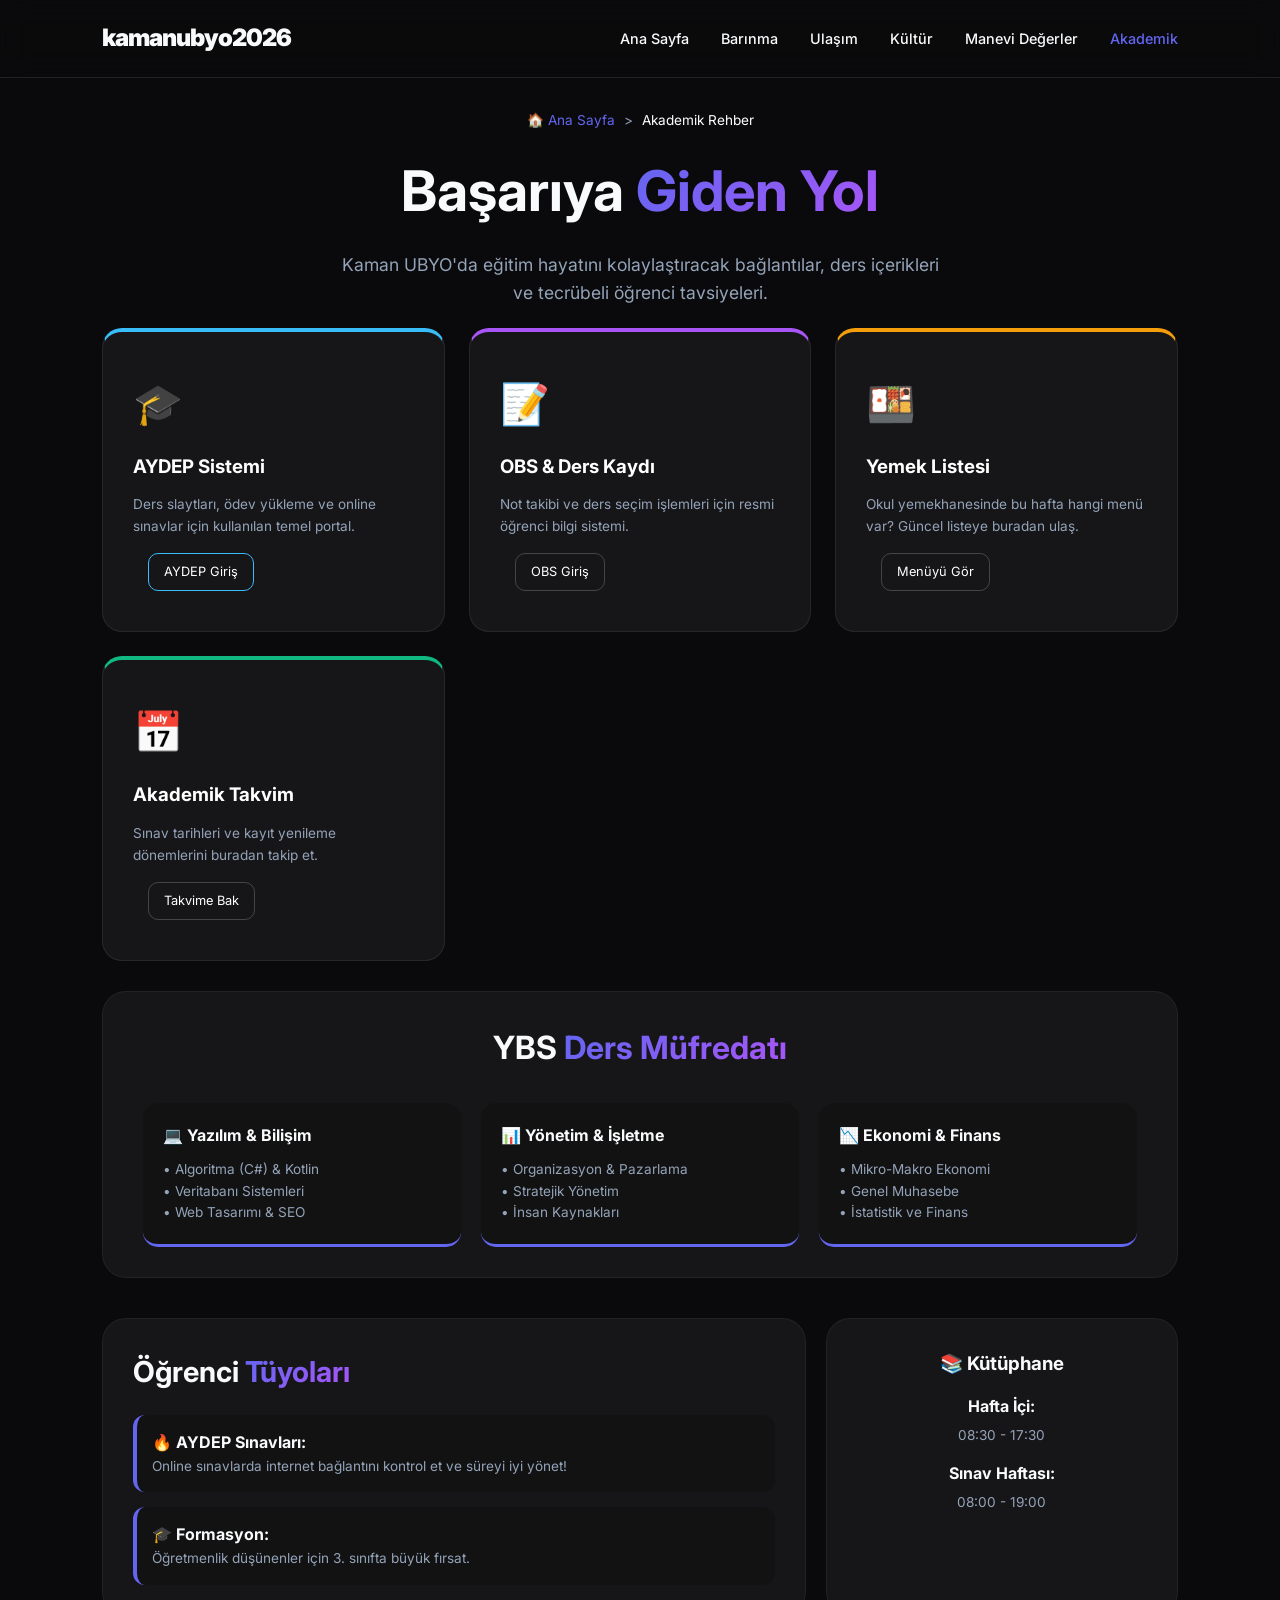
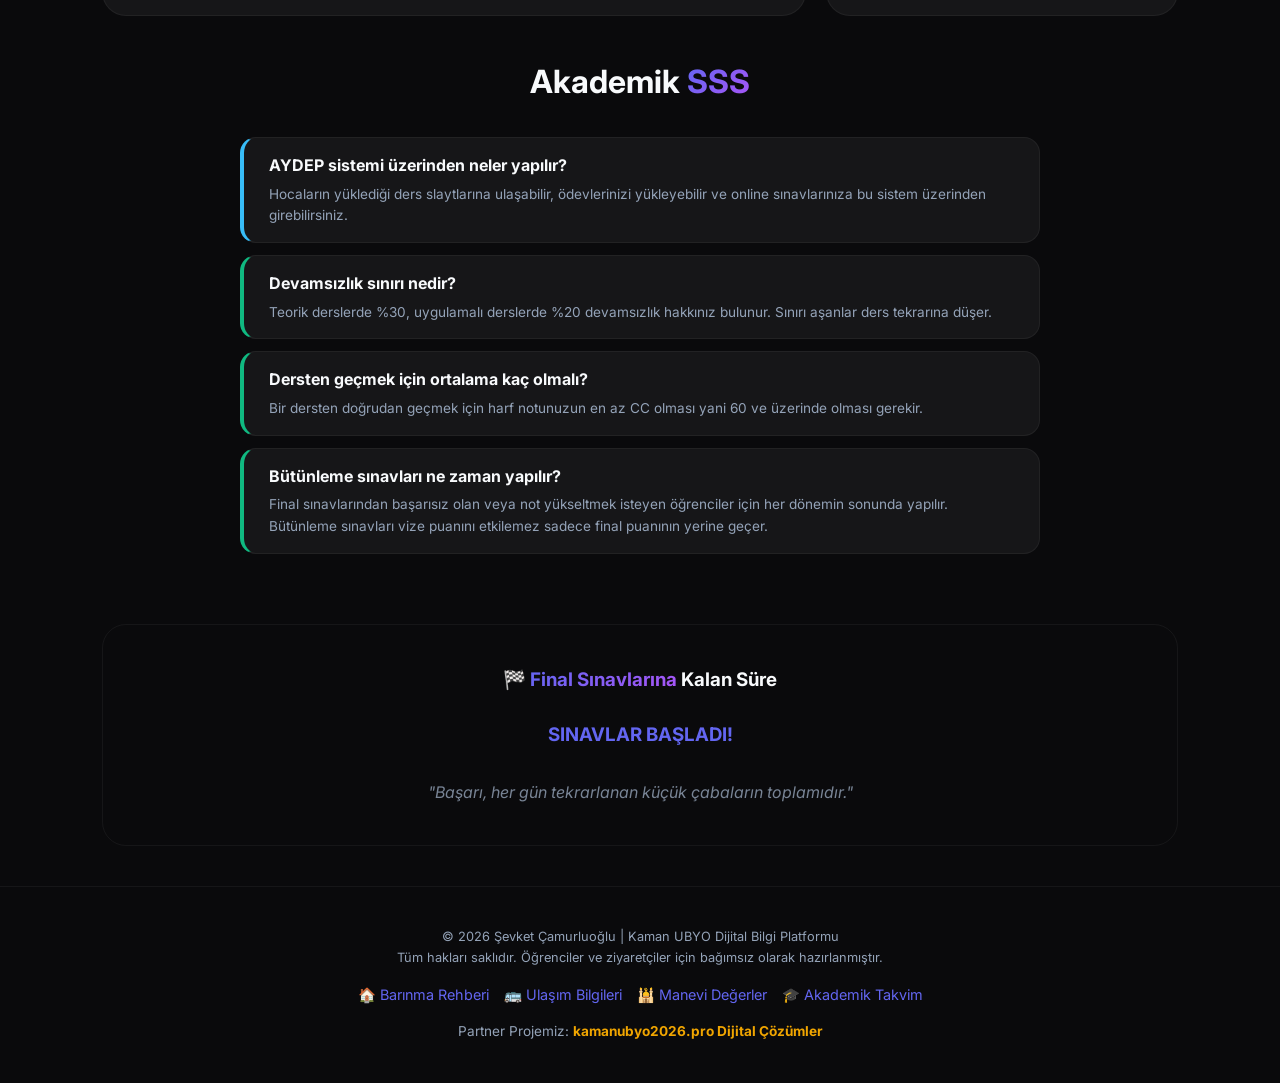
<file: rehber.html>
<!DOCTYPE html>
<html lang="tr">
<head>
    <meta charset="UTF-8">
    <meta name="viewport" content="width=device-width, initial-scale=1.0">
    
    <title>Kaman UBYO Akademik Rehber ve Öğrenci Tüyoları 2026 | kamanubyo2026</title>
    
    <meta name="description" content="Kaman UBYO YBS ders müfredatı, AYDEP sistemi, sınav takvimi, devamsızlık sınırı ve akademik öğrenci rehberi. Başarıya giden yol burada.">
    <meta name="keywords" content="kaman ubyo akademik takvim, aydep sistemi, kaman ybs dersleri, obs ahi evran, kamanubyo2026">
    <meta name="author" content="Şevket Çamurluoğlu">

    <meta property="og:title" content="Kaman UBYO Akademik Rehber ve Sınav Sayacı">
    <meta property="og:description" content="AYDEP, OBS girişleri, YBS ders müfredatı ve öğrenci tüyoları. Finallere kaç gün kaldı?">
    <meta property="og:image" content="https://kamanubyo2026.info/img/logo.png">
    <meta property="og:url" content="https://kamanubyo2026.info/rehber.html">
    <meta property="og:type" content="website">

    <link rel="stylesheet" href="css/style.css">
    <link rel="icon" type="image/png" href="img/logo.png"> 

    <script type="application/ld+json">
    {
      "@context": "https://schema.org",
      "@type": "FAQPage",
      "mainEntity": [
        {
          "@type": "Question",
          "name": "Devamsızlık sınırı nedir?",
          "acceptedAnswer": {
            "@type": "Answer",
            "text": "Teorik derslerde %30, uygulamalı derslerde %20 devamsızlık hakkınız bulunur."
          }
        },
        {
          "@type": "Question",
          "name": "Dersten geçmek için ortalama kaç olmalı?",
          "acceptedAnswer": {
            "@type": "Answer",
            "text": "Bir dersten doğrudan geçmek için harf notunuzun en az CC (60 ve üzeri) olması gerekir."
          }
        }
      ]
    }
    </script>
     <!-- Google tag (gtag.js) -->
    <script async src="https://www.googletagmanager.com/gtag/js?id=G-K38H8YLSPQ"></script>
    <script>
      window.dataLayer = window.dataLayer || [];
      function gtag(){dataLayer.push(arguments);}
      gtag('js', new Date());

      gtag('config', 'G-K38H8YLSPQ');
    </script>
    <link rel="manifest" href="manifest.json">
    <meta name="theme-color" content="#6366f1">
    <link rel="preload" as="image" href="img/logo.png">
</head>
 
<body>

    <header>
        <nav class="navbar">
            <div class="logo">kamanubyo2026</div>
            <ul class="nav-links">
                <li><a href="index.html">Ana Sayfa</a></li>
                <li><a href="barinma.html">Barınma</a></li>
                <li><a href="ulasim.html">Ulaşım</a></li> 
                <li><a href="kultur.html">Kültür</a></li>
                <li><a href="degerler.html">Manevi Değerler</a></li>
                <li><a href="rehber.html" style="color: var(--accent-color);">Akademik</a></li>
            </ul>
        </nav>
    </header>

    <main style="padding-top: 80px;">
        
        <section class="page-header" style="text-align: center; padding: 30px 8% 10px;">
            <div style="font-size: 0.85rem; color: var(--text-muted); text-align: center; margin-bottom: 15px;">
                <a href="index.html" style="color: var(--accent-color); text-decoration: none;">🏠 Ana Sayfa</a> <span style="margin: 0 5px;">></span> 
                <span style="color: #fff;">Akademik Rehber</span>
            </div>
            <h1 style="font-size: 3.5rem; margin-top: 10px;">Başarıya <span class="gradient-text">Giden Yol</span></h1>
            <p style="color: var(--text-muted); max-width: 600px; margin: 15px auto 0; font-size: 1.1rem;">Kaman UBYO'da eğitim hayatını kolaylaştıracak bağlantılar, ders içerikleri ve tecrübeli öğrenci tavsiyeleri.</p>
        </section>

        <section class="grid-container" style="padding: 10px 8% 20px;">
            <div class="feature-card" style="border-top: 4px solid #38bdf8;">
                <div class="icon">🎓</div>
                <h3>AYDEP Sistemi</h3>
                <p style="color: var(--text-muted); font-size: 0.85rem; margin-bottom: 15px;">Ders slaytları, ödev yükleme ve online sınavlar için kullanılan temel portal.</p>
                <a href="https://aydep.ahievran.edu.tr" target="_blank" class="btn-outline" style="display: inline-block; padding: 8px 15px; font-size: 0.8rem; border-color: #38bdf8;">AYDEP Giriş</a>
            </div>

            <div class="feature-card" style="border-top: 4px solid #a855f7;">
                <div class="icon">📝</div>
                <h3>OBS & Ders Kaydı</h3>
                <p style="color: var(--text-muted); font-size: 0.85rem; margin-bottom: 15px;">Not takibi ve ders seçim işlemleri için resmi öğrenci bilgi sistemi.</p>
                <a href="https://obs.ahievran.edu.tr" target="_blank" class="btn-outline" style="display: inline-block; padding: 8px 15px; font-size: 0.8rem;">OBS Giriş</a>
            </div>

            <div class="feature-card" style="border-top: 4px solid #f59e0b;">
                <div class="icon">🍱</div>
                <h3>Yemek Listesi</h3>
                <p style="color: var(--text-muted); font-size: 0.85rem; margin-bottom: 15px;">Okul yemekhanesinde bu hafta hangi menü var? Güncel listeye buradan ulaş.</p>
                <a href="https://yks.ahievran.edu.tr/yemek-listesi" target="_blank" class="btn-outline" style="display: inline-block; padding: 8px 15px; font-size: 0.8rem;">Menüyü Gör</a>
            </div>

            <div class="feature-card" style="border-top: 4px solid #10b981;">
                <div class="icon">📅</div>
                <h3>Akademik Takvim</h3>
                <p style="color: var(--text-muted); font-size: 0.85rem; margin-bottom: 15px;">Sınav tarihleri ve kayıt yenileme dönemlerini buradan takip et.</p>
                <a href="https://www.ahievran.edu.tr/uploads/5104/oidb_na5d4crz.pdf" target="_blank" class="btn-outline" style="display: inline-block; padding: 8px 15px; font-size: 0.8rem;">Takvime Bak</a>
            </div>
        </section>

        <section style="padding: 10px 8% 30px;">
            <div style="background: var(--card-bg); padding: 30px 40px; border-radius: 24px; border: 1px solid rgba(255,255,255,0.05);">
                <div style="text-align: center; margin-bottom: 30px;">
                    <h2 style="font-size: 2rem;">YBS <span class="gradient-text">Ders Müfredatı</span></h2>
                </div>
                <div style="display: grid; grid-template-columns: repeat(auto-fit, minmax(280px, 1fr)); gap: 20px;">
                    <div style="background: rgba(0,0,0,0.2); padding: 20px; border-radius: 15px; border-bottom: 3px solid var(--accent-color);">
                        <h4 style="margin-bottom: 10px;">💻 Yazılım & Bilişim</h4>
                        <ul style="color: var(--text-muted); font-size: 0.85rem; line-height: 1.6; list-style: none;">
                            <li>• Algoritma (C#) & Kotlin</li>
                            <li>• Veritabanı Sistemleri</li>
                            <li>• Web Tasarımı & SEO</li>
                        </ul>
                    </div>
                    <div style="background: rgba(0,0,0,0.2); padding: 20px; border-radius: 15px; border-bottom: 3px solid var(--accent-color);">
                        <h4 style="margin-bottom: 10px;">📊 Yönetim & İşletme</h4>
                        <ul style="color: var(--text-muted); font-size: 0.85rem; line-height: 1.6; list-style: none;">
                            <li>• Organizasyon & Pazarlama</li>
                            <li>• Stratejik Yönetim</li>
                            <li>• İnsan Kaynakları</li>
                        </ul>
                    </div>
                    <div style="background: rgba(0,0,0,0.2); padding: 20px; border-radius: 15px; border-bottom: 3px solid var(--accent-color);">
                        <h4 style="margin-bottom: 10px;">📉 Ekonomi & Finans</h4>
                        <ul style="color: var(--text-muted); font-size: 0.85rem; line-height: 1.6; list-style: none;">
                            <li>• Mikro-Makro Ekonomi</li>
                            <li>• Genel Muhasebe</li>
                            <li>• İstatistik ve Finans</li>
                        </ul>
                    </div>
                </div>
            </div>
        </section>

        <section style="padding: 10px 8% 30px;">
            <div style="display: grid; grid-template-columns: 2fr 1fr; gap: 20px; flex-wrap: wrap;">
                <div style="background: var(--card-bg); padding: 30px; border-radius: 24px; border: 1px solid rgba(255,255,255,0.05);">
                    <h2 style="font-size: 1.8rem; margin-bottom: 20px;">Öğrenci <span class="gradient-text">Tüyoları</span></h2>
                    <div style="display: grid; gap: 15px;">
                        <div style="padding: 15px; background: rgba(0,0,0,0.2); border-radius: 12px; border-left: 4px solid var(--accent-color);">
                            <h4 style="font-size: 1rem;">🔥 AYDEP Sınavları:</h4>
                            <p style="color: var(--text-muted); font-size: 0.85rem;">Online sınavlarda internet bağlantını kontrol et ve süreyi iyi yönet!</p>
                        </div>
                        <div style="padding: 15px; background: rgba(0,0,0,0.2); border-radius: 12px; border-left: 4px solid var(--accent-color);">
                            <h4 style="font-size: 1rem;">🎓 Formasyon:</h4>
                            <p style="color: var(--text-muted); font-size: 0.85rem;">Öğretmenlik düşünenler için 3. sınıfta büyük fırsat.</p>
                        </div>
                    </div>
                </div>
                <div style="background: var(--card-bg); padding: 30px; border-radius: 24px; border: 1px solid rgba(255,255,255,0.05); text-align: center;">
                    <h3>📚 Kütüphane</h3>
                    <p style="margin: 15px 0 5px; font-weight: bold;">Hafta İçi:</p>
                    <p style="color: var(--text-muted); font-size: 0.85rem;">08:30 - 17:30</p>
                    <p style="margin: 15px 0 5px; font-weight: bold;">Sınav Haftası:</p>
                    <p style="color: var(--text-muted); font-size: 0.85rem;">08:00 - 19:00</p>
                </div>
            </div>
        </section>
        
        <section style="padding: 10px 8% 60px;">
            <div style="text-align: center; margin-bottom: 30px;">
                <h2 style="font-size: 2rem;">Akademik <span class="gradient-text">SSS</span></h2>
            </div>
            <div style="max-width: 800px; margin: 0 auto; display: flex; flex-direction: column; gap: 12px;">
                <div style="background: var(--card-bg); border: 1px solid rgba(255,255,255,0.05); padding: 15px 25px; border-radius: 16px; border-left: 4px solid #38bdf8;">
                    <h4 style="color: var(--text-main); font-size: 1rem;">AYDEP sistemi üzerinden neler yapılır?</h4>
                    <p style="color: var(--text-muted); font-size: 0.85rem; margin-top: 5px;">Hocaların yüklediği ders slaytlarına ulaşabilir, ödevlerinizi yükleyebilir ve online sınavlarınıza bu sistem üzerinden girebilirsiniz.</p>
                </div>
                <div style="background: var(--card-bg); border: 1px solid rgba(255,255,255,0.05); padding: 15px 25px; border-radius: 16px; border-left: 4px solid #10b981;">
                    <h4 style="color: var(--text-main); font-size: 1rem;">Devamsızlık sınırı nedir?</h4>
                    <p style="color: var(--text-muted); font-size: 0.85rem; margin-top: 5px;">Teorik derslerde %30, uygulamalı derslerde %20 devamsızlık hakkınız bulunur. Sınırı aşanlar ders tekrarına düşer.</p>
                </div>
                <div style="background: var(--card-bg); border: 1px solid rgba(255,255,255,0.05); padding: 15px 25px; border-radius: 16px; border-left: 4px solid #10b981;">
                    <h4 style="color: var(--text-main); font-size: 1rem;">Dersten geçmek için ortalama kaç olmalı?</h4>
                    <p style="color: var(--text-muted); font-size: 0.85rem; margin-top: 5px;">Bir dersten doğrudan geçmek için harf notunuzun en az CC olması yani 60 ve üzerinde olması gerekir.</p>
                </div>
                <div style="background: var(--card-bg); border: 1px solid rgba(255,255,255,0.05); padding: 15px 25px; border-radius: 16px; border-left: 4px solid #10b981;">
                    <h4 style="color: var(--text-main); font-size: 1rem;">Bütünleme sınavları ne zaman yapılır?</h4>
                    <p style="color: var(--text-muted); font-size: 0.85rem; margin-top: 5px;">Final sınavlarından başarısız olan veya not yükseltmek isteyen öğrenciler için her dönemin sonunda yapılır. <br> Bütünleme sınavları vize puanını etkilemez sadece final puanının yerine geçer.</p>
                </div>
            </div>
        </section>

        <section style="padding: 10px 8% 40px;">
            <div style="background: transparent; padding: 40px; border-radius: 24px; border: 1px solid rgba(255,255,255,0.05); text-align: center;">
                
                <h3 style="margin-bottom: 25px;">🏁 <span class="gradient-text">Final Sınavlarına</span> Kalan Süre</h3>
                
                <div id="countdown" style="display: flex; justify-content: center; gap: 15px; font-weight: bold;">
                    <div style="background: rgba(255,255,255,0.03); padding: 20px; border-radius: 16px; min-width: 90px; border: 1px solid rgba(99, 102, 241, 0.2);">
                        <span id="days" style="display: block; font-size: 2.5rem; color: #fff; text-shadow: 0 0 15px rgba(99, 102, 241, 0.4);">00</span>
                        <small style="font-size: 0.75rem; color: var(--text-muted); letter-spacing: 2px; text-transform: uppercase;">Gün</small>
                    </div>
                    <div style="background: rgba(255,255,255,0.03); padding: 20px; border-radius: 16px; min-width: 90px; border: 1px solid rgba(99, 102, 241, 0.2);">
                        <span id="hours" style="display: block; font-size: 2.5rem; color: #fff; text-shadow: 0 0 15px rgba(99, 102, 241, 0.4);">00</span>
                        <small style="font-size: 0.75rem; color: var(--text-muted); letter-spacing: 2px; text-transform: uppercase;">Saat</small>
                    </div>
                    <div style="background: rgba(255,255,255,0.03); padding: 20px; border-radius: 16px; min-width: 90px; border: 1px solid rgba(99, 102, 241, 0.2);">
                        <span id="minutes" style="display: block; font-size: 2.5rem; color: #fff; text-shadow: 0 0 15px rgba(99, 102, 241, 0.4);">00</span>
                        <small style="font-size: 0.75rem; color: var(--text-muted); letter-spacing: 2px; text-transform: uppercase;">Dakika</small>
                    </div>
                </div>
        
                <p style="margin-top: 30px; color: var(--text-muted); font-size: 1rem; font-style: italic; opacity: 0.8;">
                    "Başarı, her gün tekrarlanan küçük çabaların toplamıdır."
                </p>
            </div>
        </section>
        
        <script>
            // 2026 Final Tarihi (8 Haziran)
            const examDate = new Date("June 8, 2026 09:00:00").getTime();
        
            const x = setInterval(function() {
                const now = new Date().getTime();
                const distance = examDate - now;
        
                const d = Math.floor(distance / (1000 * 60 * 60 * 24));
                const h = Math.floor((distance % (1000 * 60 * 60 * 24)) / (1000 * 60 * 60));
                const m = Math.floor((distance % (1000 * 60 * 60)) / (1000 * 60));
        
                document.getElementById("days").innerHTML = d;
                document.getElementById("hours").innerHTML = h;
                document.getElementById("minutes").innerHTML = m;
        
                if (distance < 0) {
                    clearInterval(x);
                    document.getElementById("countdown").innerHTML = "<h3 style='color:var(--accent-color)'>SINAVLAR BAŞLADI!</h3>";
                }
            }, 1000);
        </script>
        
    </main>

    <footer>
        <div class="footer-content">
            <p>© 2026 Şevket Çamurluoğlu | Kaman UBYO Dijital Bilgi Platformu</p>
            <p>Tüm hakları saklıdır. Öğrenciler ve ziyaretçiler için bağımsız olarak hazırlanmıştır.</p>
            <div style="margin-top: 15px; font-size: 0.9rem; display: flex; justify-content: center; flex-wrap: wrap; gap: 15px;">
                <a href="barinma.html" style="color: var(--accent-color); text-decoration: none;">🏠 Barınma Rehberi</a>
                <a href="ulasim.html" style="color: var(--accent-color); text-decoration: none;">🚌 Ulaşım Bilgileri</a>
                <a href="degerler.html" style="color: var(--accent-color); text-decoration: none;">🕌 Manevi Değerler</a>
                <a href="rehber.html" style="color: var(--accent-color); text-decoration: none;">🎓 Akademik Takvim</a>
            </div>
        </div>
         <div style="margin-top: 15px; text-align: center; font-size: 0.85rem;">
          <p>Partner Projemiz: <a href="https://kamanubyo2026.pro" target="_blank" rel="noopener noreferrer" style="color: #f0a500; font-weight: bold; text-decoration: none;">kamanubyo2026.pro Dijital Çözümler</a></p>
        </div>
    </footer>
</body>
</html>
</file>
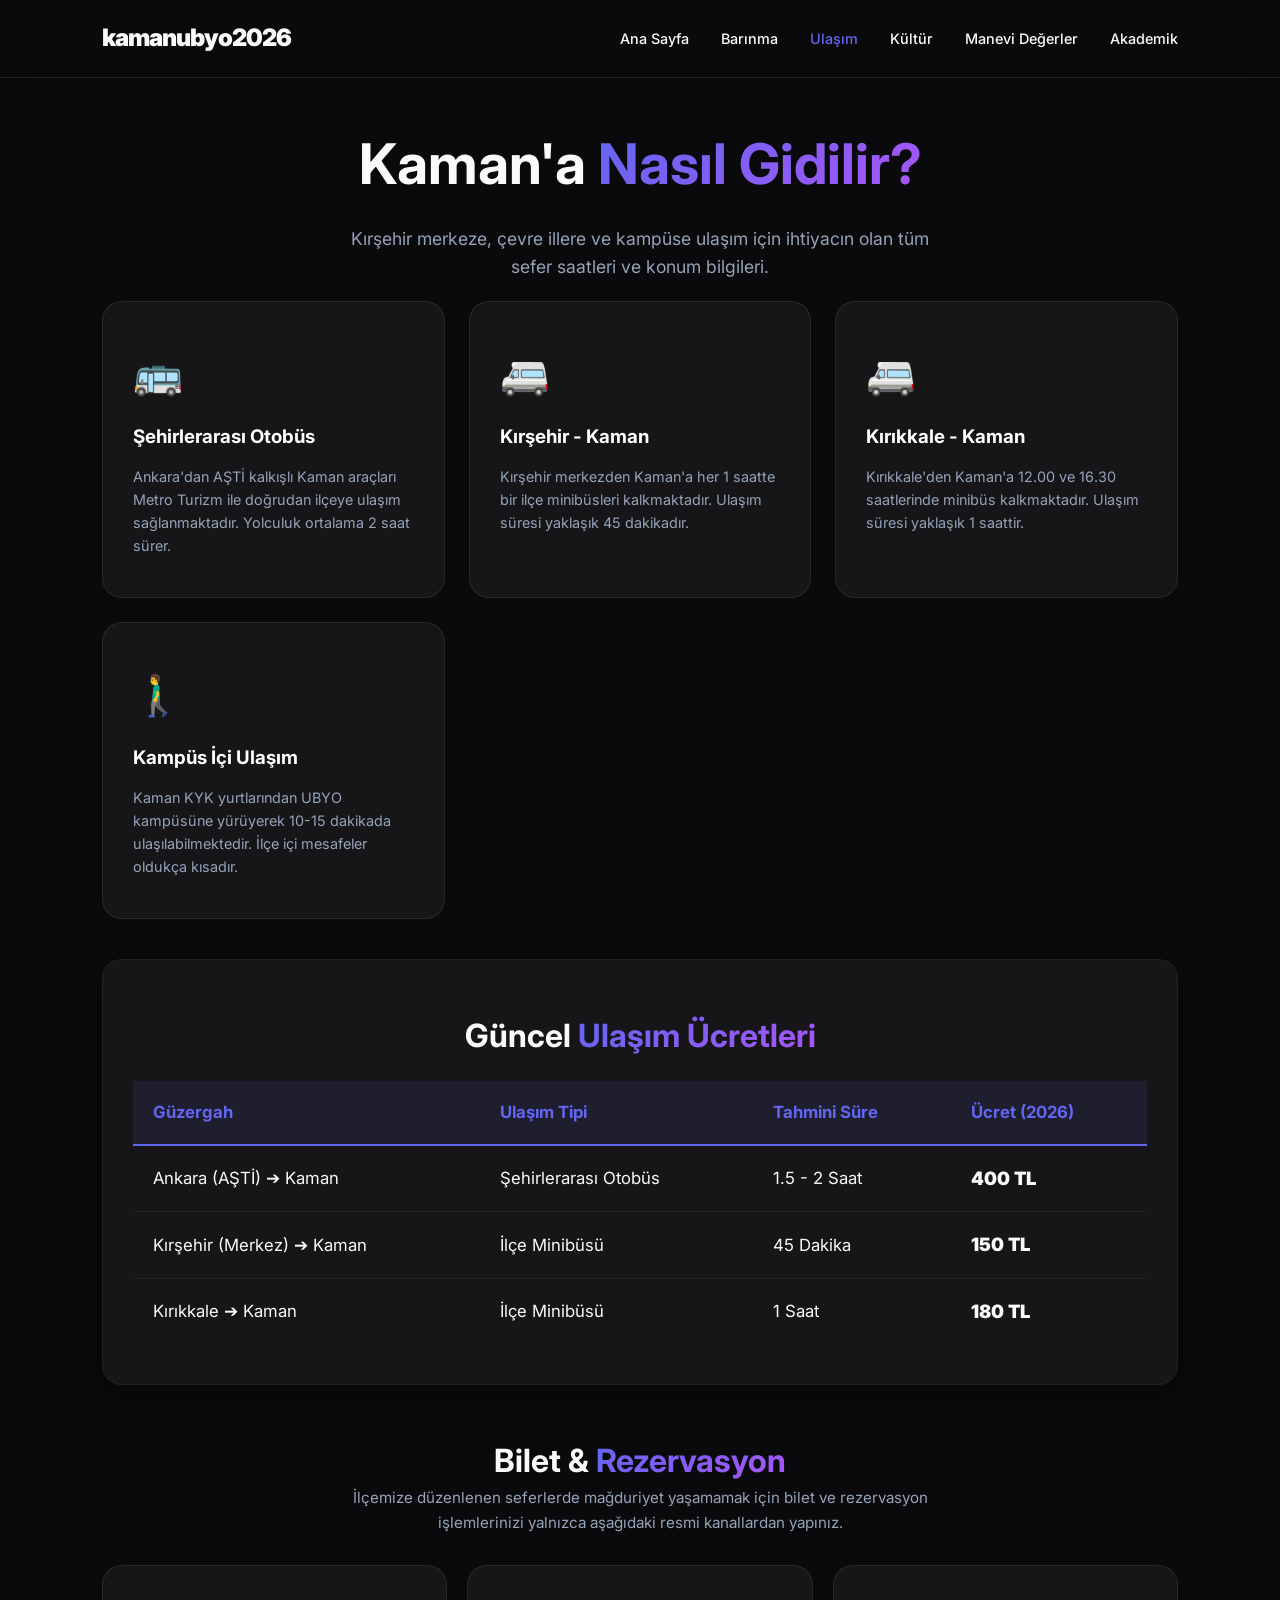
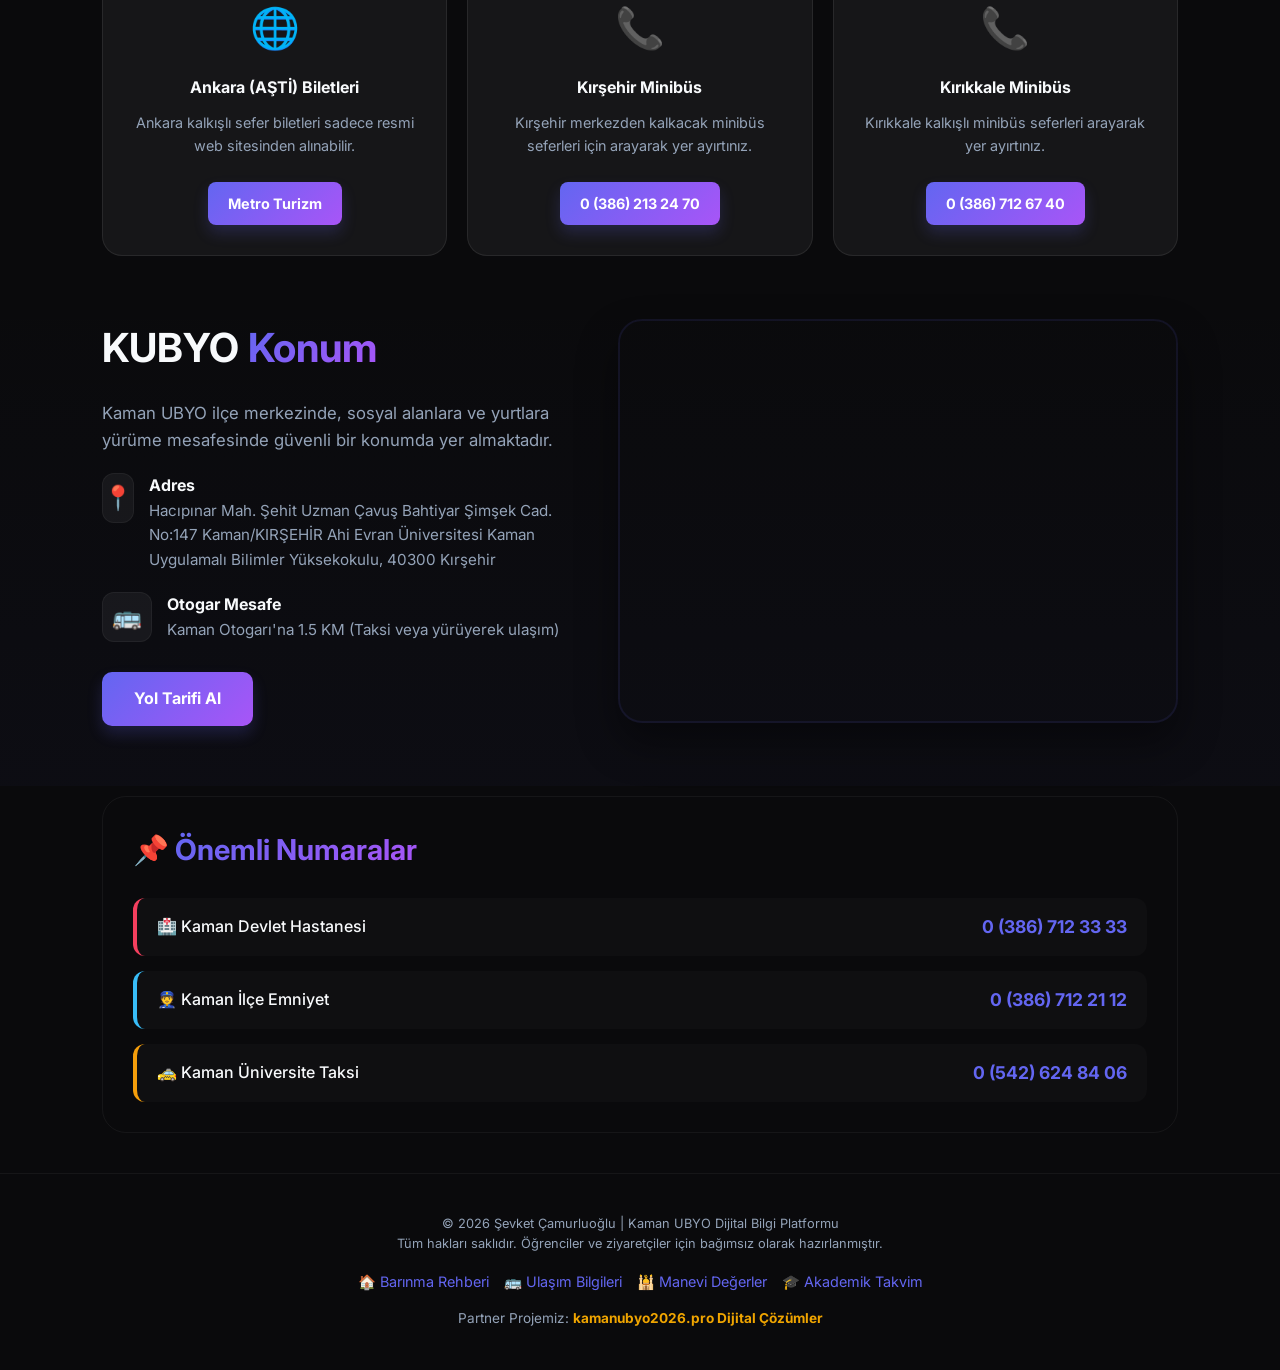
<file: ulasim.html>
<!DOCTYPE html>
<html lang="tr">
<head>
    <meta charset="UTF-8">
    <meta name="viewport" content="width=device-width, initial-scale=1.0">
    
    <title>Kaman Ulaşım Rehberi, Otobüs Seferleri ve Konum 2026 | kamanubyo2026</title>
    
    <meta name="description" content="Kırşehir Kaman UBYO'ya nasıl gidilir? Ankara (AŞTİ) ve Kırıkkale otobüs seferleri, şehir içi dolmuş saatleri, güncel bilet fiyatları ve kampüs harita konumu.">
    <meta name="keywords" content="Kaman ulaşım, Kaman otobüs bileti, Ankara Kaman otobüs, Kaman UBYO nerede, kamanubyo2026">
    <meta name="author" content="Şevket Çamurluoğlu">

    <meta property="og:title" content="Kaman UBYO Ulaşım ve Konum Rehberi">
    <meta property="og:description" content="Kaman'a nasıl gidilir? Güncel bilet fiyatları, otobüs seferleri ve kampüs konumu hakkında her şey.">
    <meta property="og:image" content="https://kamanubyo2026.info/img/logo.png">
    <meta property="og:url" content="https://kamanubyo2026.info/ulasim.html">
    <meta property="og:type" content="website">

    <link rel="stylesheet" href="css/style.css">
    <link rel="icon" type="image/png" href="img/logo.png"> 
    
    <script type="application/ld+json">
    {
      "@context": "https://schema.org",
      "@type": "FAQPage",
      "mainEntity": [{
        "@type": "Question",
        "name": "Kırşehir merkezden Kaman'a ulaşım ne kadar sürüyor?",
        "acceptedAnswer": {
          "@type": "Answer",
          "text": "Kırşehir merkezden Kaman'a ilçe minibüsleri ile ulaşım ortalama 45 dakika sürmektedir."
        }
      }, {
        "@type": "Question",
        "name": "Ankara'dan Kaman'a otobüs bileti ne kadar?",
        "acceptedAnswer": {
          "@type": "Answer",
          "text": "2026 yılı itibariyle Ankara AŞTİ kalkışlı Kaman otobüs biletleri ortalama 400 TL civarındadır."
        }
      }]
    }
    </script>
     <!-- Google tag (gtag.js) -->
    <script async src="https://www.googletagmanager.com/gtag/js?id=G-K38H8YLSPQ"></script>
    <script>
      window.dataLayer = window.dataLayer || [];
      function gtag(){dataLayer.push(arguments);}
      gtag('js', new Date());

      gtag('config', 'G-K38H8YLSPQ');
    </script>
    <link rel="manifest" href="manifest.json">
    <meta name="theme-color" content="#6366f1">
    <link rel="preload" as="image" href="img/logo.png">
</head>

<body>

    <header>
        <nav class="navbar">
            <div class="logo">kamanubyo2026</div>
            <ul class="nav-links">
                <li><a href="index.html">Ana Sayfa</a></li>
                <li><a href="barinma.html">Barınma</a></li>
                <li><a href="ulasim.html" style="color: var(--accent-color);">Ulaşım</a></li> 
                <li><a href="kultur.html">Kültür</a></li>
                <li><a href="degerler.html">Manevi Değerler</a></li>
                <li><a href="rehber.html">Akademik</a></li>
            </ul>
        </nav>
    </header>

    <main style="padding-top: 80px;">
        
        <section class="page-header" style="text-align: center; padding: 30px 8% 10px;">
            <h1 style="font-size: 3.5rem; margin-top: 10px;">Kaman'a <span class="gradient-text">Nasıl Gidilir?</span></h1>
            <p style="color: var(--text-muted); max-width: 600px; margin: 15px auto 0; font-size: 1.1rem; line-height: 1.6;">Kırşehir merkeze, çevre illere ve kampüse ulaşım için ihtiyacın olan tüm sefer saatleri ve konum bilgileri.</p>
        </section>

        <section class="grid-container" style="padding: 10px 8% 30px;">
            <div class="feature-card">
                <div class="icon">🚌</div>
                <h3>Şehirlerarası Otobüs</h3>
                <p>Ankara'dan AŞTİ kalkışlı Kaman araçları Metro Turizm ile doğrudan ilçeye ulaşım sağlanmaktadır. Yolculuk ortalama 2 saat sürer.</p>
            </div>
            <div class="feature-card">
                <div class="icon">🚐</div>
                <h3>Kırşehir - Kaman</h3>
                <p>Kırşehir merkezden Kaman'a her 1 saatte bir ilçe minibüsleri kalkmaktadır. Ulaşım süresi yaklaşık 45 dakikadır.</p>
            </div>
            <div class="feature-card">
                <div class="icon">🚐</div>
                <h3>Kırıkkale - Kaman</h3>
                <p>Kırıkkale'den Kaman'a  12.00 ve 16.30 saatlerinde minibüs kalkmaktadır. Ulaşım süresi yaklaşık 1 saattir.</p>
            </div>
            <div class="feature-card">
                <div class="icon">🚶‍♂️</div>
                <h3>Kampüs İçi Ulaşım</h3>
                <p>Kaman KYK yurtlarından UBYO kampüsüne yürüyerek 10-15 dakikada ulaşılabilmektedir. İlçe içi mesafeler oldukça kısadır.</p>
            </div>
        </section>

        <section class="pricing-section" style="padding: 10px 8% 30px;">
            <div class="table-container">
                <div style="text-align: center; margin-bottom: 20px;">
                    <h2 style="font-size: 2rem; margin-top: 10px;">Güncel <span class="gradient-text">Ulaşım Ücretleri</span></h2>
                </div>
                
                <div class="table-responsive">
                    <table class="styled-table">
                        <thead>
                            <tr>
                                <th>Güzergah</th>
                                <th>Ulaşım Tipi</th>
                                <th>Tahmini Süre</th>
                                <th>Ücret (2026)</th>
                            </tr>
                        </thead>
                        <tbody>
                            <tr>
                                <td>Ankara (AŞTİ) ➔ Kaman</td>
                                <td>Şehirlerarası Otobüs</td>
                                <td>1.5 - 2 Saat</td>
                                <td class="price">400 TL</td>
                            </tr>
                            <tr>
                                <td>Kırşehir (Merkez) ➔ Kaman</td>
                                <td>İlçe Minibüsü</td>
                                <td>45 Dakika</td>
                                <td class="price">150 TL</td>
                            </tr>
                            <tr>
                                <td>Kırıkkale ➔ Kaman</td>
                                <td>İlçe Minibüsü</td>
                                <td>1 Saat</td>
                                <td class="price">180 TL</td>
                            </tr>
                        </tbody>
                    </table>
                </div>
            </div>
        </section>

        <section class="reservation-section" style="padding: 10px 8% 30px;">
            <div style="text-align: center; margin-bottom: 30px;">
                <h2 style="font-size: 2rem; margin-top: 10px;">Bilet & <span class="gradient-text">Rezervasyon</span></h2>
                <p style="color: var(--text-muted); font-size: 0.95rem; max-width: 600px; margin: 0 auto;">İlçemize düzenlenen seferlerde mağduriyet yaşamamak için bilet ve rezervasyon işlemlerinizi yalnızca aşağıdaki resmi kanallardan yapınız.</p>
            </div>

            <div class="grid-container" style="padding: 0; gap: 20px;">
                <div class="feature-card" style="text-align: center; padding: 30px 20px;">
                    <div class="icon" style="font-size: 2.5rem; margin-bottom: 15px;">🌐</div>
                    <h4 style="margin-bottom: 10px; color: var(--text-main);">Ankara (AŞTİ) Biletleri</h4>
                    <p style="color: var(--text-muted); font-size: 0.9rem; margin-bottom: 25px;">Ankara kalkışlı sefer biletleri sadece resmi web sitesinden alınabilir.</p>
                    <a href="https://www.metroturizm.com.tr" target="_blank" class="btn-glow" style="display: inline-block; padding: 10px 20px; font-size: 0.9rem; border-radius: 8px;">Metro Turizm</a>
                </div>

                <div class="feature-card" style="text-align: center; padding: 30px 20px;">
                    <div class="icon" style="font-size: 2.5rem; margin-bottom: 15px;">📞</div>
                    <h4 style="margin-bottom: 10px; color: var(--text-main);">Kırşehir Minibüs</h4>
                    <p style="color: var(--text-muted); font-size: 0.9rem; margin-bottom: 25px;">Kırşehir merkezden kalkacak minibüs seferleri için arayarak yer ayırtınız.</p>
                    <a href="tel:+903862132470" class="btn-glow" style="display: inline-block; padding: 10px 20px; font-size: 0.9rem; border-radius: 8px;">0 (386) 213 24 70</a>
                </div>

                <div class="feature-card" style="text-align: center; padding: 30px 20px;">
                    <div class="icon" style="font-size: 2.5rem; margin-bottom: 15px;">📞</div>
                    <h4 style="margin-bottom: 10px; color: var(--text-main);">Kırıkkale Minibüs</h4>
                    <p style="color: var(--text-muted); font-size: 0.9rem; margin-bottom: 25px;">Kırıkkale kalkışlı minibüs seferleri arayarak yer ayırtınız.</p>
                    <a href="tel:+903867126740" class="btn-glow" style="display: inline-block; padding: 10px 20px; font-size: 0.9rem; border-radius: 8px;">0 (386) 712 67 40</a>
                </div>
            </div>
        </section>

        <section class="map-section" style="padding: 30px 8% 60px;">
            <div class="map-grid">
                <div class="map-info">
                    <h2>KUBYO <span class="gradient-text">Konum</span></h2>
                    <p style="color: var(--text-muted); margin-bottom: 20px;">Kaman UBYO ilçe merkezinde, sosyal alanlara ve yurtlara yürüme mesafesinde güvenli bir konumda yer almaktadır.</p>
                    
                    <div class="contact-details" style="margin-bottom: 30px;">
                        <div class="contact-item">
                            <span class="icon">📍</span>
                            <div>
                                <strong>Adres</strong>
                                <p style="font-size: 0.95rem; line-height: 1.6; color: var(--text-muted);">Hacıpınar Mah. Şehit Uzman Çavuş Bahtiyar Şimşek Cad. No:147 Kaman/KIRŞEHİR Ahi Evran Üniversitesi Kaman Uygulamalı Bilimler Yüksekokulu, 40300 Kırşehir</p>
                            </div>
                        </div>
                        <div class="contact-item">
                            <span class="icon">🚌</span>
                            <div>
                                <strong>Otogar Mesafe</strong>
                                <p style="font-size: 0.95rem; color: var(--text-muted);">Kaman Otogarı'na 1.5 KM (Taksi veya yürüyerek ulaşım)</p>
                            </div>
                        </div>
                    </div>
                    
                    <a href="https://www.google.com/maps/dir/?api=1&destination=Kırşehir+Ahi+Evran+Üniversitesi+Kaman+Uygulamalı+Bilimler+Yüksekokulu" target="_blank" class="btn-glow" style="display: inline-block;">Yol Tarifi Al</a>                </div>

                <div class="map-frame">
                    <iframe src="https://maps.google.com/maps?q=Kaman+Uygulamal%C4%B1+Bilimler+Y%C3%BCksekokulu,+Kaman,+K%C4%B1r%C5%9Fehir&t=&z=15&ie=UTF8&iwloc=&output=embed" width="100%" height="400" style="border:0; border-radius: 20px;" allowfullscreen="" loading="lazy"></iframe>
                </div>
            </div>
        </section>
        <section style="padding: 10px 8% 40px;">
            <div style="background: transparent; border-radius: 24px; border: 1px solid rgba(255,255,255,0.05); padding: 30px;">
                
                <h2 style="font-size: 1.8rem; margin-bottom: 25px;">📌 <span class="gradient-text">Önemli Numaralar</span></h2>
                
                <div style="display: grid; gap: 15px;">
                    
                    <div style="display: flex; justify-content: space-between; align-items: center; padding: 15px 20px; background: rgba(255,255,255,0.02); border-radius: 12px; border-left: 4px solid #f43f5e; transition: 0.3s;">
                        <span style="color: var(--text-main); font-weight: 500;">🏥 Kaman Devlet Hastanesi</span>
                        <a href="tel:+903867123333" style="color: var(--accent-color); font-weight: bold; text-decoration: none; font-size: 1.1rem;">0 (386) 712 33 33</a>
                    </div>
        
                    <div style="display: flex; justify-content: space-between; align-items: center; padding: 15px 20px; background: rgba(255,255,255,0.02); border-radius: 12px; border-left: 4px solid #38bdf8; transition: 0.3s;">
                        <span style="color: var(--text-main); font-weight: 500;">👮 Kaman İlçe Emniyet</span>
                        <a href="tel:+903867122112" style="color: var(--accent-color); font-weight: bold; text-decoration: none; font-size: 1.1rem;">0 (386) 712 21 12</a>
                    </div>
        
                    <div style="display: flex; justify-content: space-between; align-items: center; padding: 15px 20px; background: rgba(255,255,255,0.02); border-radius: 12px; border-left: 4px solid #f59e0b; transition: 0.3s;">
                        <span style="color: var(--text-main); font-weight: 500;">🚕 Kaman Üniversite Taksi</span>
                        <a href="tel:+905426248406" style="color: var(--accent-color); font-weight: bold; text-decoration: none; font-size: 1.1rem;">0 (542) 624 84 06</a>
                    </div>
        
                </div>
            </div>
        </section>
        
        
    </main>

    <footer>
        <div class="footer-content">
            <p>© 2026 Şevket Çamurluoğlu | Kaman UBYO Dijital Bilgi Platformu</p>
            <p>Tüm hakları saklıdır. Öğrenciler ve ziyaretçiler için bağımsız olarak hazırlanmıştır.</p>
            
            <div style="margin-top: 15px; font-size: 0.9rem; display: flex; justify-content: center; flex-wrap: wrap; gap: 15px;">
                <a href="barinma.html" style="color: var(--accent-color); text-decoration: none;">🏠 Barınma Rehberi</a>
                <a href="ulasim.html" style="color: var(--accent-color); text-decoration: none;">🚌 Ulaşım Bilgileri</a>
                <a href="degerler.html" style="color: var(--accent-color); text-decoration: none;">🕌 Manevi Değerler</a>
                <a href="rehber.html" style="color: var(--accent-color); text-decoration: none;">🎓 Akademik Takvim</a>
            </div>
        </div>
         <div style="margin-top: 15px; text-align: center; font-size: 0.85rem;">
          <p>Partner Projemiz: <a href="https://kamanubyo2026.pro" target="_blank" rel="noopener noreferrer" style="color: #f0a500; font-weight: bold; text-decoration: none;">kamanubyo2026.pro Dijital Çözümler</a></p>
        </div>
    </footer>

</body>
</html>
</file>
<file: css/style.css>
/* Google Fonts */
@import url('https://fonts.googleapis.com/css2?family=Inter:wght@300;400;600;900&display=swap');

/* Değişkenler */
:root {
    --bg-dark: #0a0a0c;
    --card-bg: rgba(255, 255, 255, 0.05);
    --accent-color: #6366f1;
    --accent-gradient: linear-gradient(135deg, #6366f1 0%, #a855f7 100%);
    --text-main: #f8fafc;
    --text-muted: #94a3b8;
}

/* Reset */
* { margin: 0; padding: 0; box-sizing: border-box; }
html { scroll-behavior: smooth; }

body {
    background-color: var(--bg-dark);
    font-family: 'Inter', sans-serif;
    color: var(--text-main);
    line-height: 1.6;
    overflow-x: hidden;
}

/* Navigasyon */
.navbar {
    position: fixed;
    top: 0; width: 100%; z-index: 1000;
    padding: 1.2rem 8%;
    display: flex; justify-content: space-between; align-items: center;
    backdrop-filter: blur(15px);
    background: rgba(10, 10, 12, 0.8);
    border-bottom: 1px solid rgba(255, 255, 255, 0.1);
}

.logo { font-weight: 900; font-size: 1.5rem; letter-spacing: -1px; }
.logo span { color: var(--accent-color); }

.nav-links { display: flex; list-style: none; }
.nav-links a { 
    color: var(--text-main); text-decoration: none; 
    margin-left: 2rem; font-weight: 500; font-size: 0.9rem;
    transition: 0.3s;
}
.nav-links a:hover { color: var(--accent-color); }

/* Hero Alanı */
.hero {
    padding: 180px 8% 80px;
    background: radial-gradient(circle at top right, rgba(99, 102, 241, 0.1), transparent);
}

.badge {
    background: var(--accent-gradient);
    padding: 6px 14px; border-radius: 50px;
    font-size: 0.7rem; font-weight: 800;
    text-transform: uppercase; display: inline-block; margin-bottom: 1rem;
}

.hero h1 {
    font-size: clamp(2.5rem, 8vw, 4rem);
    line-height: 1.1; margin-bottom: 1.5rem; font-weight: 900;
}

.gradient-text {
    background: var(--accent-gradient);
    -webkit-background-clip: text;
    background-clip: text;
    -webkit-text-fill-color: transparent;
}

.hero p {
    max-width: 600px; font-size: 1.1rem;
    color: var(--text-muted); margin-bottom: 2.5rem;
}

/* Butonlar */
.btn-glow {
    padding: 14px 32px; background: var(--accent-gradient);
    color: white; text-decoration: none; border-radius: 10px;
    font-weight: 700; box-shadow: 0 8px 15px rgba(99, 102, 241, 0.2);
    transition: 0.3s; display: inline-block;
}

.btn-outline {
    margin-left: 15px; padding: 14px 32px;
    border: 1px solid rgba(255,255,255,0.2); color: white;
    text-decoration: none; border-radius: 10px; transition: 0.3s;
}

.btn-glow:hover { transform: translateY(-3px); box-shadow: 0 12px 25px rgba(99, 102, 241, 0.4); }

/* Kartlar */
.grid-container {
    display: grid; grid-template-columns: repeat(auto-fit, minmax(280px, 1fr));
    gap: 24px; padding: 40px 8%;
}

.feature-card {
    background: var(--card-bg); border: 1px solid rgba(255,255,255,0.08);
    padding: 40px 30px; border-radius: 20px;
    text-decoration: none; color: white; transition: 0.4s;
}

.feature-card:hover { border-color: var(--accent-color); transform: translateY(-8px); background: rgba(255,255,255,0.08); }
.feature-card .icon { font-size: 2.5rem; margin-bottom: 1rem; display: block; }
.feature-card h3 { margin-bottom: 0.8rem; }
.feature-card p { color: var(--text-muted); font-size: 0.9rem; }

/* Stats */
.stats-container {
    display: flex; justify-content: space-around; flex-wrap: wrap;
    padding: 60px 5%; background: rgba(255,255,255,0.02);
    border-radius: 30px; margin: 40px 8%; gap: 20px;
}

.stat-item { text-align: center; min-width: 150px; }
.stat-number { display: block; font-size: 2.5rem; font-weight: 900; color: var(--accent-color); }
.stat-label { color: var(--text-muted); font-size: 0.8rem; text-transform: uppercase; }

/* About & FAQ */
.about-seo { padding: 60px 8%; }
.content-box { background: var(--card-bg); padding: 40px; border-radius: 24px; border: 1px solid rgba(255,255,255,0.05); }
.content-box h2 { margin-bottom: 20px; }
.content-box p { color: var(--text-muted); margin-bottom: 15px; }

.faq-section { padding: 40px 8% 100px; }
.section-title { text-align: center; margin-bottom: 40px; }
.faq-item { background: rgba(255,255,255,0.02); padding: 20px; border-radius: 12px; margin-bottom: 15px; border-left: 3px solid var(--accent-color); }
.faq-item h4 { margin-bottom: 8px; }
.faq-item p { color: var(--text-muted); font-size: 0.9rem; }

/* Footer */
footer { padding: 40px 8%; text-align: center; border-top: 1px solid rgba(255,255,255,0.05); color: var(--text-muted); font-size: 0.8rem; }

/* --- DUYURULAR VE HABERLER BÖLÜMÜ --- */
.news-section { 
    padding: 60px 8%; 
    background: rgba(0, 0, 0, 0.2); /* Arka planı hafif koyulaştırıp ayırıyoruz */
}
.news-grid { 
    display: grid; 
    grid-template-columns: repeat(auto-fit, minmax(300px, 1fr)); 
    gap: 30px; 
}
.news-card { 
    background: var(--card-bg); 
    padding: 30px; 
    border-radius: 16px; 
    border: 1px solid rgba(255,255,255,0.05); 
    transition: 0.3s; 
}
.news-card:hover { 
    transform: translateY(-5px); 
    border-color: var(--accent-color); 
    box-shadow: 0 10px 20px rgba(99, 102, 241, 0.1);
}
.news-date { 
    font-size: 0.85rem; 
    color: var(--accent-color); 
    font-weight: 800; 
    margin-bottom: 10px; 
}
.news-card h4 { 
    margin-bottom: 15px; 
    font-size: 1.2rem; 
    color: var(--text-main);
}
.news-card p { 
    color: var(--text-muted); 
    font-size: 0.95rem; 
    margin-bottom: 20px; 
}
.read-more { 
    color: var(--text-main); 
    text-decoration: none; 
    font-size: 0.9rem; 
    font-weight: bold; 
    transition: 0.3s; 
}
.read-more:hover { color: var(--accent-color); }

/* --- ÖĞRENCİ YORUMLARI BÖLÜMÜ --- */
.testimonials-section { padding: 80px 8%; }
.testimonial-grid { 
    display: grid; 
    grid-template-columns: repeat(auto-fit, minmax(350px, 1fr)); 
    gap: 30px; 
}
.testimonial-card { 
    background: linear-gradient(145deg, rgba(255,255,255,0.03) 0%, rgba(255,255,255,0.01) 100%); 
    padding: 40px; 
    border-radius: 20px; 
    border-left: 4px solid var(--accent-color); 
    position: relative; 
}
/* Arka plana kocaman havalı bir tırnak işareti koyuyoruz */
.testimonial-card::before { 
    content: '"'; 
    font-size: 8rem; 
    position: absolute; 
    top: 20px; 
    right: 20px; 
    color: rgba(255,255,255,0.03); 
    font-family: serif; 
    line-height: 1; 
}
.testimonial-card p { 
    font-style: italic; 
    color: var(--text-muted); 
    margin-bottom: 25px; 
    position: relative; 
    z-index: 1; 
    font-size: 1.05rem;
}
.student-info strong { 
    display: block; 
    color: var(--text-main); 
    font-size: 1.1rem; 
}
.student-info span { 
    color: var(--accent-color); 
    font-size: 0.85rem; 
    font-weight: 600;
}
/* --- HARITA VE KONUM BÖLÜMÜ --- */
.map-section {
    padding: 80px 8%;
    background: linear-gradient(to bottom, transparent, rgba(99, 102, 241, 0.03));
}

.map-grid {
    display: grid;
    grid-template-columns: 1fr 1.2fr;
    gap: 50px;
    align-items: center;
}

/* Harita Bilgi Kısmı */
.map-info h2 {
    font-size: 2.5rem;
    margin-bottom: 20px;
}

.map-info p {
    color: var(--text-muted);
    margin-bottom: 30px;
    font-size: 1.05rem;
}

.contact-details {
    margin-bottom: 40px;
}

.contact-item {
    display: flex;
    gap: 15px;
    margin-bottom: 20px;
}

.contact-item .icon {
    font-size: 1.5rem;
    background: var(--card-bg);
    width: 50px;
    height: 50px;
    display: flex;
    align-items: center;
    justify-content: center;
    border-radius: 12px;
    border: 1px solid rgba(255, 255, 255, 0.05);
}

.contact-item strong {
    display: block;
    color: var(--text-main);
}

.contact-item p {
    margin: 0;
    font-size: 0.9rem;
}

/* Harita Çerçevesi */
.map-frame {
    position: relative;
    border-radius: 24px;
    overflow: hidden;
    border: 2px solid rgba(99, 102, 241, 0.1);
    box-shadow: 0 20px 40px rgba(0, 0, 0, 0.4);
}

.map-frame iframe {
    filter: invert(90%) hue-rotate(180deg) brightness(95%) contrast(90%); /* Haritayı Dark Mode yapar */
    display: block;
}

/* Mobil Uyumluluk */
@media (max-width: 992px) {
    .map-grid {
        grid-template-columns: 1fr;
        text-align: center;
    }
    .contact-item {
        justify-content: center;
        text-align: left;
    }
    .map-frame {
        height: 300px;
    }
}
/* --- ÜCRET TABLOSU TASARIMI --- */
.pricing-section .table-container {
    background: var(--card-bg);
    border: 1px solid rgba(255, 255, 255, 0.05);
    border-radius: 20px;
    padding: 40px 30px;
    box-shadow: 0 10px 30px rgba(0,0,0,0.3);
}

.table-responsive {
    overflow-x: auto; /* Telefondan girilince tablo sağa sola kaydırılabilsin */
}

.styled-table {
    width: 100%;
    border-collapse: collapse;
    font-size: 1.05rem;
    text-align: left;
    white-space: nowrap;
}

.styled-table thead tr {
    background-color: rgba(99, 102, 241, 0.1);
    color: var(--accent-color);
    border-bottom: 2px solid var(--accent-color);
}

.styled-table th, .styled-table td {
    padding: 18px 20px;
}

.styled-table tbody tr {
    border-bottom: 1px solid rgba(255, 255, 255, 0.05);
    transition: background-color 0.3s ease;
}

.styled-table tbody tr:hover {
    background-color: rgba(255, 255, 255, 0.03); /* Fareyle üstüne gelince hafif parlar */
}

.styled-table tbody tr:last-of-type {
    border-bottom: none;
}

.styled-table td.price {
    font-weight: 900;
    color: var(--text-main);
    font-size: 1.15rem;
}

.styled-table td.free {
    color: #10b981; /* Ücretsiz yazısını havalı bir yeşil yapar */
}

/* =========================================
   📱 MOBİL UYUM (RESPONSIVE) AYARLARI
   ========================================= */

@media screen and (max-width: 768px) {
   /* 1. Menü (Navbar) Düzenlemesi - YENİ KAYDIRMALI YAPI */
    .navbar {
        flex-direction: column;
        padding: 10px 15px;
    }
    .nav-links {
        flex-direction: row;
        flex-wrap: nowrap;
        overflow-x: auto; /* Sağa sola kaydırma özelliği eklendi */
        gap: 10px;
        padding-top: 10px;
        padding-bottom: 5px;
        width: 100%;
        justify-content: flex-start;
        -webkit-overflow-scrolling: touch; /* Mobilde yağ gibi kaysın diye */
    }
    /* Mobildeki o çirkin kaydırma çubuğunu tamamen gizler */
    .nav-links::-webkit-scrollbar {
        display: none;
    }
    .nav-links li {
        width: auto;
    }
    .nav-links a {
        display: inline-block;
        padding: 8px 16px;
        font-size: 0.9rem;
        white-space: nowrap; /* Yazıların iki satıra bölünmesini engeller */
        background: rgba(255, 255, 255, 0.05);
        border-radius: 20px; /* Daha modern, oval kapsül butonlar */
    }

    /* 2. Ana Başlık (Hero) Düzenlemesi */
    .hero {
        padding: 40px 20px;
    }
    .hero h1 {
        font-size: 2.2rem; /* Başlığı telefona göre küçülttük */
        line-height: 1.2;
    }
    .hero-content p {
        font-size: 1rem;
    }
    .hero-buttons {
        flex-direction: column; /* Butonları alt alta aldık */
        gap: 15px;
        width: 100%;
    }
    .hero-buttons a {
        width: 100%;
        text-align: center;
    }

    /* 3. Tüm Kutulu Tasarımları (Grid) Tek Sütuna Düşürme */
    .grid-container, 
    .news-grid, 
    .testimonial-grid {
        grid-template-columns: 1fr; /* Yanyana olanları alt alta dizer */
        padding: 20px;
        gap: 20px;
    }

    /* 4. Duyurular / Haberler Kartı Düzeni */
    .news-item {
        flex-direction: column; /* Tarih ve yazıyı alt alta al */
        text-align: center;
    }
    .news-date {
        margin-right: 0 !important;
        margin-bottom: 15px;
        width: 100%;
    }

    /* 5. Footer (En Alt Kısım) */
    .footer-content {
        padding: 20px;
        text-align: center;
    }
    .footer-content div[style*="display: flex"] {
        flex-direction: column !important; /* Alt linkleri alt alta yap */
        gap: 10px !important;
    }
    /* Mobilde Header'ın yazıları yutmasını engelleme */
    main {
        padding-top: 140px !important;
    }

    /* Mobilde butonların üst üste binmesini kesin olarak çözen kod */
    .btn-glow, .btn-outline {
        display: block !important;
        width: 100% !important;
        margin-left: 0 !important;
        margin-right: 0 !important;
        margin-bottom: 15px !important;
        box-sizing: border-box;
        text-align: center;
    }
}
/* 🚀 SAYFA GEÇİŞ EFEKTİ (SMOOTH TRANSITION) */
body {
    animation: fadeIn 0.6s ease-out;
}
@keyframes fadeIn {
    0% { opacity: 0; transform: translateY(15px); }
    100% { opacity: 1; transform: translateY(0); }
}
html { scroll-behavior: smooth; }

/* 🚀 PREMIUM ÖZEL KAYDIRMA ÇUBUĞU (SCROLLBAR) */
::-webkit-scrollbar { width: 8px; }
::-webkit-scrollbar-track { background: var(--bg-color); }
::-webkit-scrollbar-thumb { background: linear-gradient(180deg, #6366f1, #a855f7); border-radius: 10px; }
::-webkit-scrollbar-thumb:hover { background: #ec4899; }

/* 🚀 YAN YANA TASARIM: SOLDA YAZI, SAĞDA DÖNEN SLIDER (HERO SPLIT) */
.hero-split {
    display: flex;
    align-items: center;
    justify-content: space-between;
    padding: 20px 8% 60px; 
    gap: 50px;
    min-height: 60vh;
}

/* Sol taraftaki yazı alanı */
.hero-split .hero-content {
    flex: 1;
    position: relative;
    text-align: left;
    transform: none;
    top: auto;
    left: auto;
    padding: 0;
    max-width: 100%;
}

.hero-split .hero-content h1 {
    font-size: 3.8rem;
    margin-bottom: 15px;
    line-height: 1.1;
}

.hero-split .hero-content p {
    font-size: 1.2rem;
    margin-bottom: 30px;
}

/* Sağ taraftaki dönen resim alanı */
.slider-container {
    flex: 1;
    position: relative;
    width: 100%;
    max-width: 550px;
    height: 380px; /* Resimlerin çok devasa olmasını engeller */
    border-radius: 24px;
    overflow: hidden;
    box-shadow: 0 20px 40px rgba(0,0,0,0.5);
    border: 1px solid rgba(255,255,255,0.1);
}

.slider-wrapper {
    display: flex;
    width: 200%;
    height: 100%;
    animation: slideAnimation 10s infinite ease-in-out;
}

.slide {
    width: 50%;
    height: 100%;
}

.slide img {
    width: 100%;
    height: 100%;
    object-fit: cover; /* Çerçeveye jilet gibi oturur */
}

/* 🚀 CSS3 OTOMATİK DÖNME ANİMASYONU */
@keyframes slideAnimation {
    0%, 45% { transform: translateX(0); }
    50%, 95% { transform: translateX(-50%); }
    100% { transform: translateX(0); }
}

/* Mobil Uyum: Mobilde yan yana sığmayacağı için alt alta geçerler */
@media screen and (max-width: 992px) {
    .hero-split {
        flex-direction: column;
        text-align: center;
        padding-top: 40px;
        gap: 30px;
    }
    .hero-split .hero-content {
        text-align: center;
    }
    .hero-split .hero-content h1 {
        font-size: 2.8rem;
    }
    .slider-container {
        height: 300px;
    }
}
</file>
